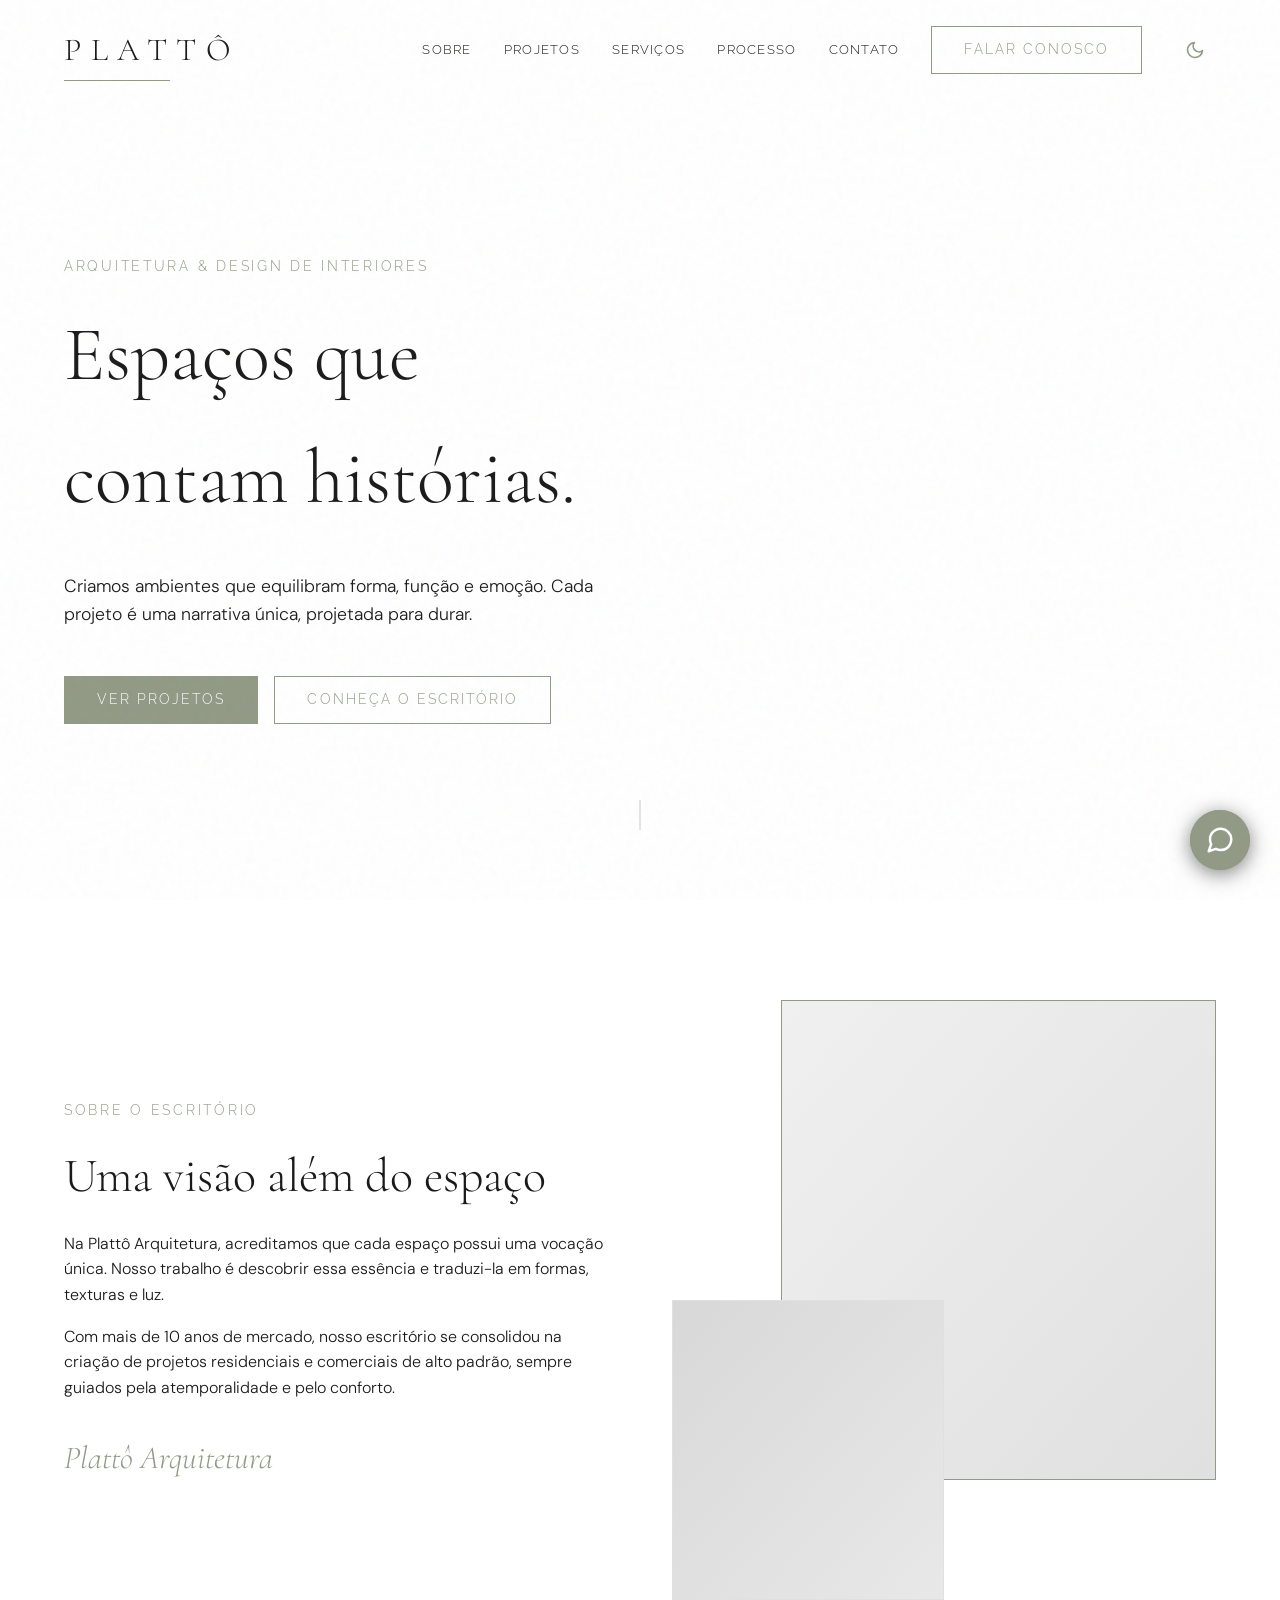
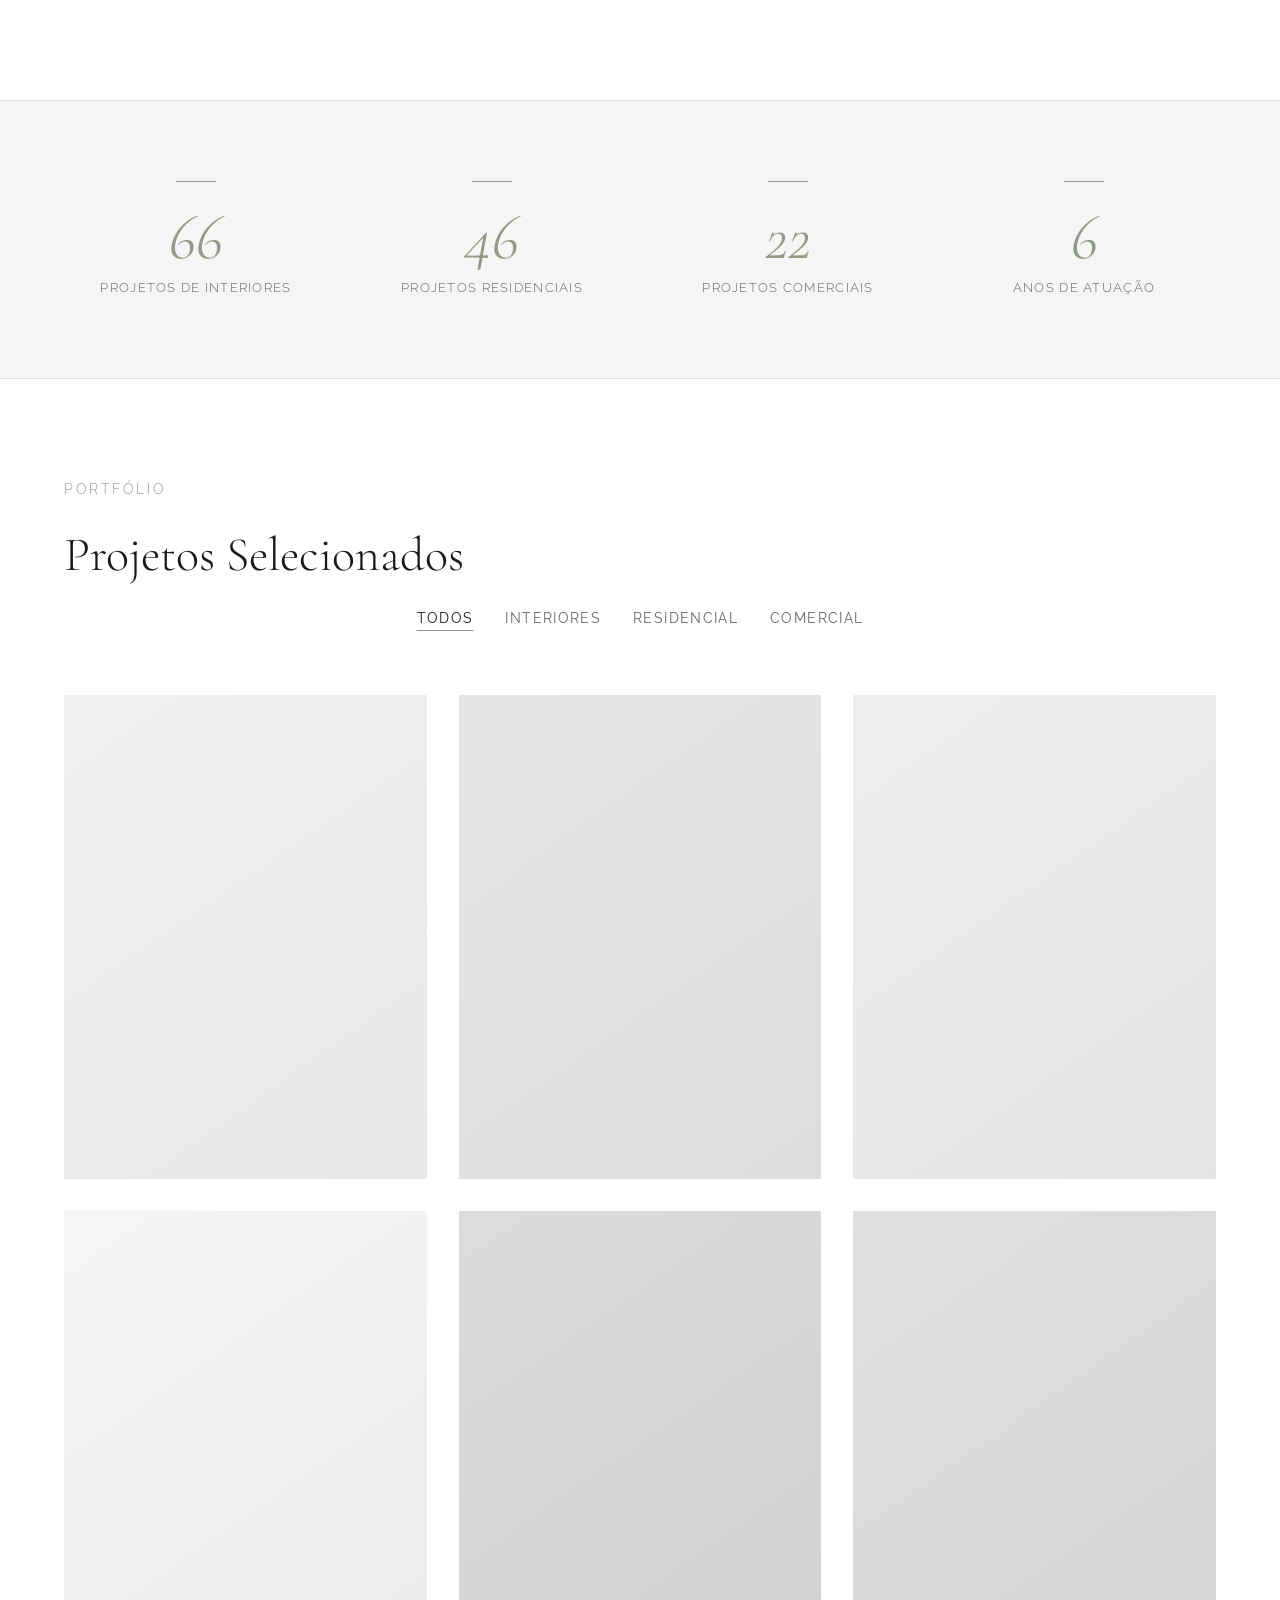
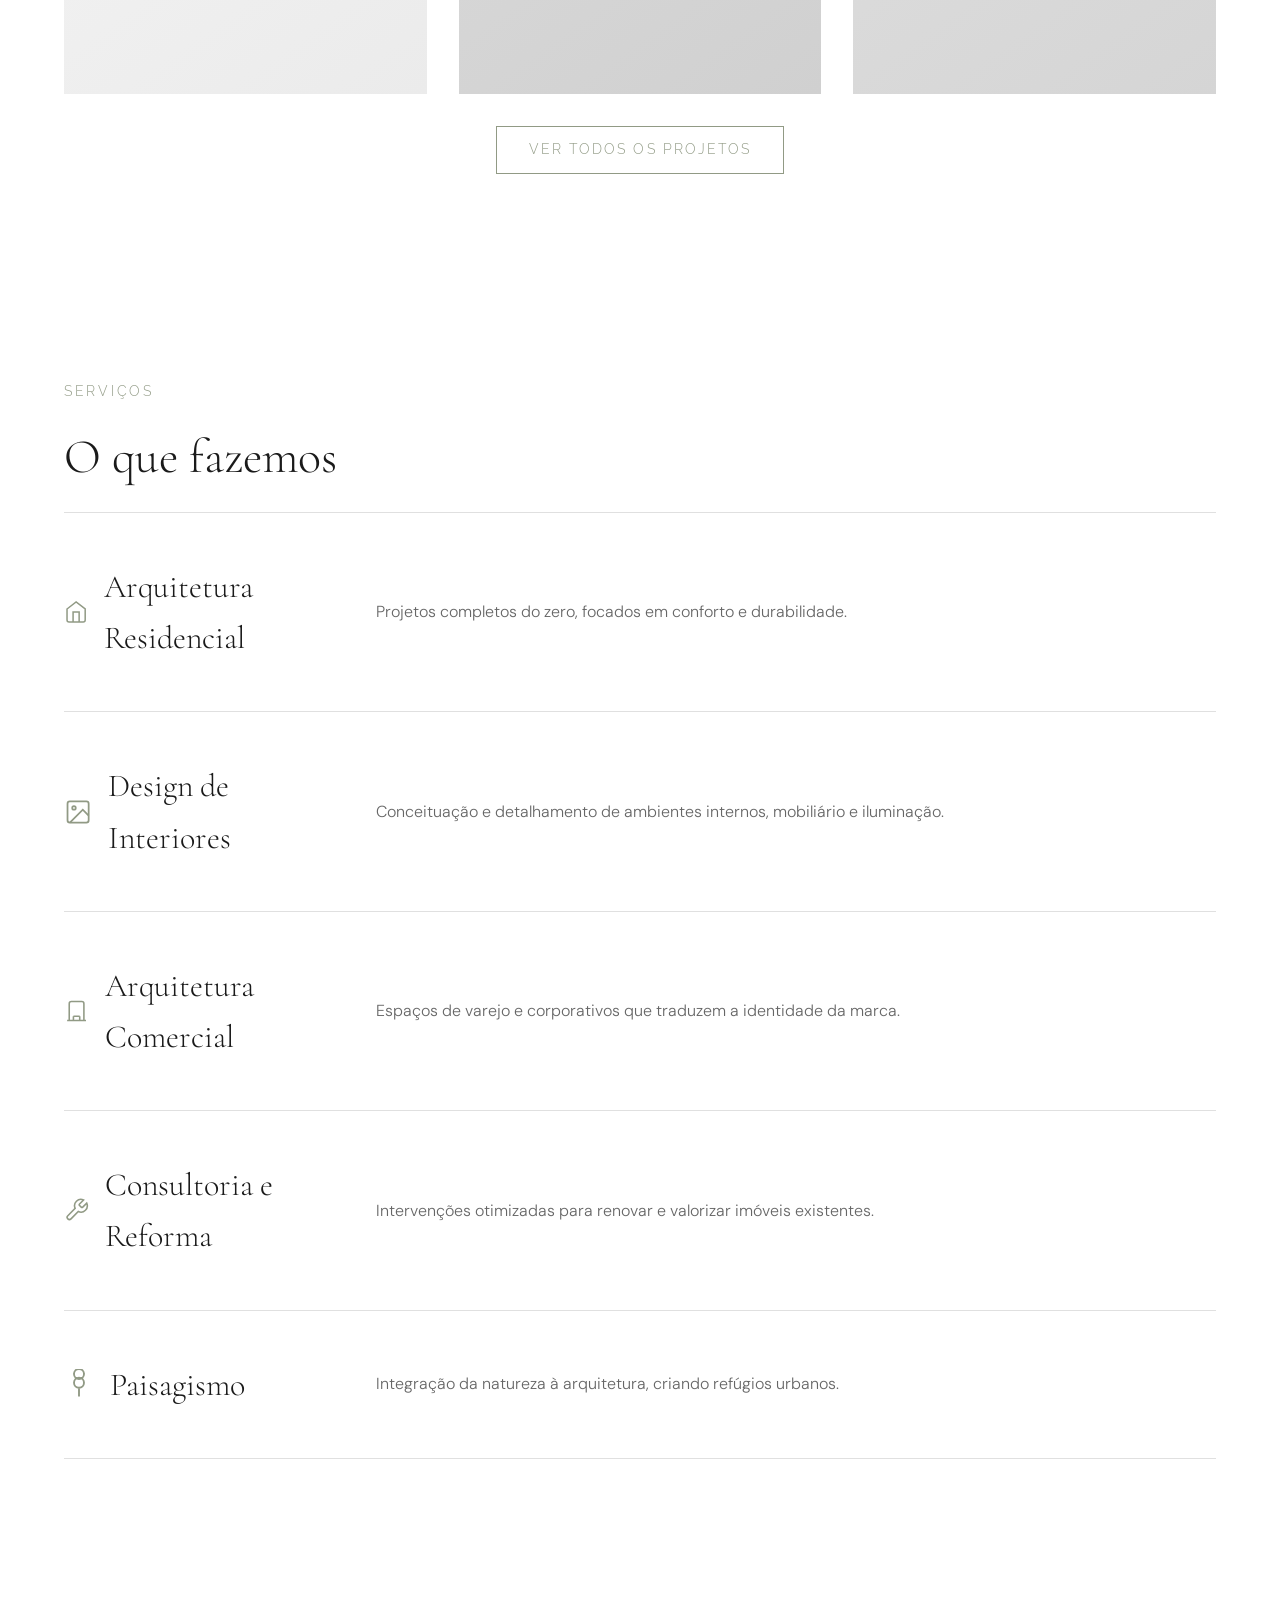
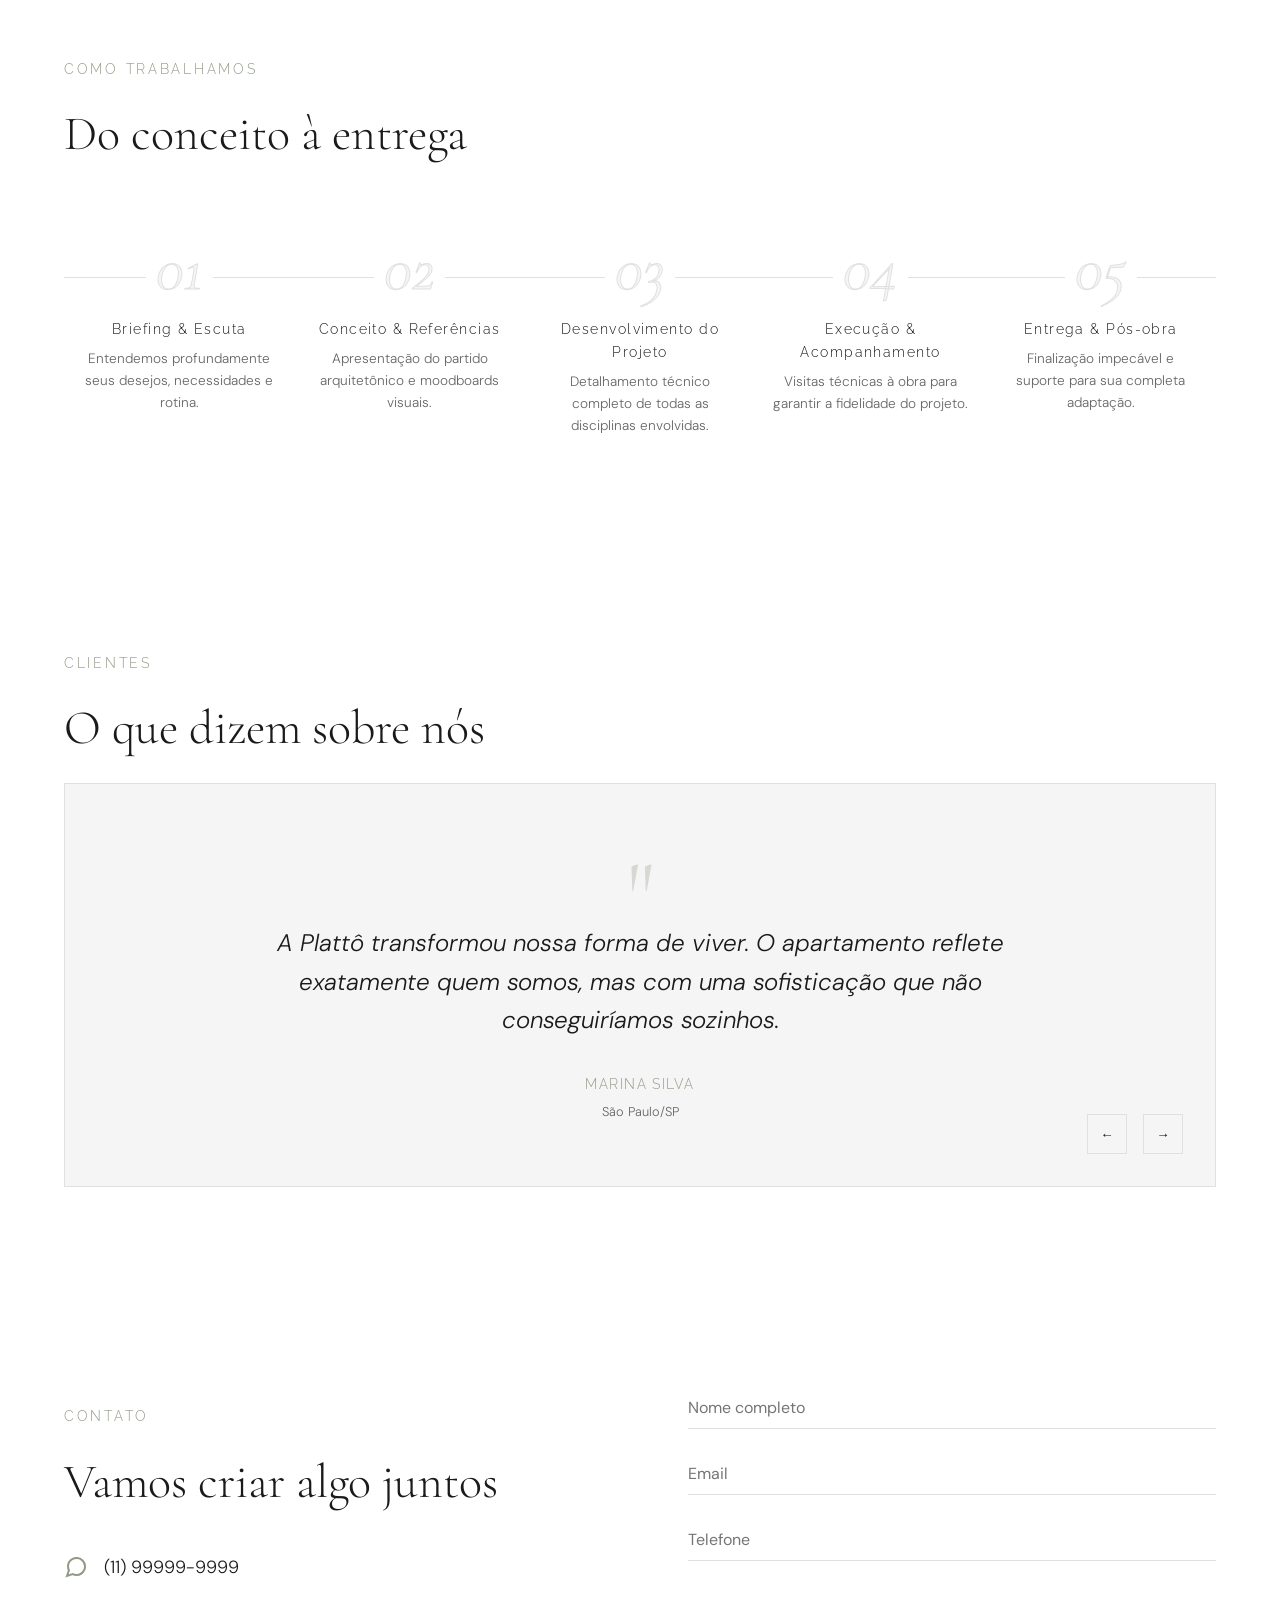
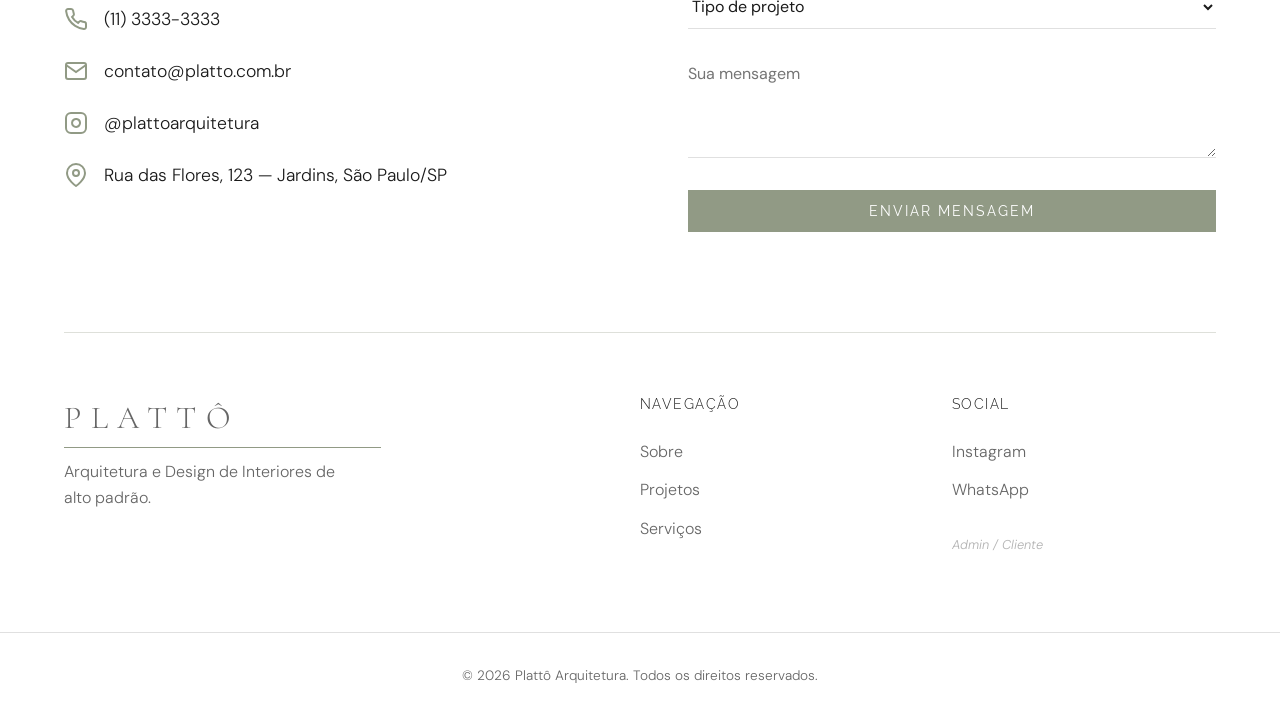
<file: index.html>
<!DOCTYPE html>
<html lang="pt-BR">

<head>
    <meta charset="UTF-8">
    <meta name="viewport" content="width=device-width, initial-scale=1.0">
    <title>Plattô Arquitetura | Espaços que contam histórias</title>
    <meta name="description"
        content="Escritório de Arquitetura e Design de Interiores de alto padrão. Projetos residenciais e comerciais.">
    <meta property="og:title" content="Plattô Arquitetura">
    <meta property="og:description"
        content="Escritório de Arquitetura e Design de Interiores de alto padrão. Projetos residenciais e comerciais.">
    <meta property="og:type" content="website">
    <meta name="twitter:card" content="summary_large_image">

    <script>
        const savedTheme = localStorage.getItem('plattoTheme') || 'light';
        document.documentElement.setAttribute('data-theme', savedTheme);
    </script>

    <link rel="preconnect" href="https://fonts.googleapis.com">
    <link rel="preconnect" href="https://fonts.gstatic.com" crossorigin>
    <link
        href="https://fonts.googleapis.com/css2?family=Cormorant+Garamond:ital,wght@0,300;0,400;1,300;1,400&family=DM+Sans:opsz,wght@9..40,300;9..40,400&family=Raleway:wght@300;400&display=swap"
        rel="stylesheet">

    <link rel="icon" type="image/svg+xml"
        href="data:image/svg+xml,<svg xmlns='http://www.w3.org/2000/svg' viewBox='0 0 100 100'><text y='1em' font-family='serif' font-size='80' font-style='italic' fill='%23C9A96E'>P</text></svg>">

    <style>
        :root {
            --color-bg: #FFFFFF;
            --color-surface: #F5F5F5;
            --color-border: #E0E0E0;
            --color-accent: #919a85;
            --color-accent-light: #b5beab;
            --color-text: #1A1A1A;
            --color-text-muted: #666666;
            --color-white: #FFFFFF;

            --hero-bg: var(--color-bg);
            --hero-overlay: rgba(255, 255, 255, 0.85);
            --navbar-scrolled-bg: rgba(255, 255, 255, 0.9);
            --nav-line-bg: rgba(145, 154, 133, 0.2);
            --img-gradient-1: linear-gradient(to bottom right, #f0f0f0, #e0e0e0);
            --img-gradient-2: linear-gradient(to top left, #e8e8e8, #d8d8d8);
            --projeto-gradient: linear-gradient(145deg, #f0f0f0, #e8e8e8);
            --projeto-overlay-bg: rgba(145, 154, 133, 0.85);
            --modal-overlay-bg: rgba(255, 255, 255, 0.9);
            --meta-bg: rgba(145, 154, 133, 0.1);
            --meta-border: rgba(145, 154, 133, 0.3);
            --admin-hover: rgba(0, 0, 0, 0.05);

            --data-grad-1: linear-gradient(145deg, #f0f0f0, #e8e8e8);
            --data-grad-2: linear-gradient(145deg, #e5e5e5, #dddddd);
            --data-grad-3: linear-gradient(145deg, #eeeeee, #e5e5e5);
            --data-grad-4: linear-gradient(145deg, #f5f5f5, #ebebeb);
            --data-grad-5: linear-gradient(145deg, #dcdcdc, #d0d0d0);
            --data-grad-6: linear-gradient(145deg, #e0e0e0, #d5d5d5);

            --font-heading: 'Cormorant Garamond', serif;
            --font-label: 'Raleway', sans-serif;
            --font-body: 'DM Sans', sans-serif;

            --transition: all 0.4s cubic-bezier(0.25, 0.46, 0.45, 0.94);
            --navbar-height: 100px;
        }

        [data-theme="dark"] {
            --color-bg: #0D0D0D;
            --color-surface: #141414;
            --color-border: #2A2A2A;
            --color-accent: #C9A96E;
            --color-accent-light: #E8D5B0;
            --color-text: #F5F0E8;
            --color-text-muted: #8A8276;
            --color-white: #FFFFFF;

            --hero-bg: linear-gradient(135deg, rgba(20, 20, 20, 0.8) 0%, rgba(10, 10, 10, 0.9) 100%), linear-gradient(45deg, rgba(201, 169, 110, 0.05) 0%, transparent 40%), radial-gradient(circle at 80% 20%, rgba(201, 169, 110, 0.1) 0%, transparent 30%);
            --hero-overlay: rgba(20, 20, 20, 0.8);
            --navbar-scrolled-bg: rgba(13, 13, 13, 0.9);
            --nav-line-bg: rgba(201, 169, 110, 0.2);
            --img-gradient-1: linear-gradient(to bottom right, #1a1a1a, #0d0d0d);
            --img-gradient-2: linear-gradient(to top left, #222, #111);
            --projeto-gradient: linear-gradient(145deg, #1c1c1c, #0a0a0a);
            --projeto-overlay-bg: rgba(20, 20, 20, 0.8);
            --modal-overlay-bg: rgba(0, 0, 0, 0.9);
            --meta-bg: rgba(201, 169, 110, 0.1);
            --meta-border: rgba(201, 169, 110, 0.3);
            --admin-hover: rgba(255, 255, 255, 0.05);

            --data-grad-1: linear-gradient(145deg, #1c1c1c, #0a0a0a);
            --data-grad-2: linear-gradient(145deg, #2a2a2a, #111111);
            --data-grad-3: linear-gradient(145deg, #1f1f1f, #0d0d0d);
            --data-grad-4: linear-gradient(145deg, #222222, #050505);
            --data-grad-5: linear-gradient(145deg, #333333, #1a1a1a);
            --data-grad-6: linear-gradient(145deg, #2c2c2c, #0a0a0a);
        }

        * {
            margin: 0;
            padding: 0;
            box-sizing: border-box;
        }

        html {
            scroll-behavior: smooth;
            font-size: 16px;
        }

        body {
            background-color: var(--color-bg);
            color: var(--color-text);
            font-family: var(--font-body);
            font-weight: 300;
            line-height: 1.6;
            overflow-x: hidden;
            position: relative;
        }



        /* Noise overlay */
        .noise {
            position: fixed;
            top: 0;
            left: 0;
            width: 100vw;
            height: 100vh;
            pointer-events: none;
            z-index: 9998;
            opacity: 0.04;
            background: url('data:image/svg+xml,%3Csvg viewBox="0 0 200 200" xmlns="http://www.w3.org/2000/svg"%3E%3Cfilter id="noiseFilter"%3E%3CfeTurbulence type="fractalNoise" baseFrequency="0.65" numOctaves="3" stitchTiles="stitch"/%3E%3C/filter%3E%3Crect width="100%25" height="100%25" filter="url(%23noiseFilter)"/%3E%3C/svg%3E');
        }

        /* Scroll progress */
        .scroll-progress {
            position: fixed;
            top: 0;
            left: 0;
            width: 0%;
            height: 2px;
            background: var(--color-accent);
            z-index: 1000;
            transition: width 0.1s;
        }

        /* Scrollbar */
        ::-webkit-scrollbar {
            width: 8px;
        }

        ::-webkit-scrollbar-track {
            background: var(--color-bg);
        }

        ::-webkit-scrollbar-thumb {
            background: var(--color-border);
            border-radius: 4px;
        }

        ::-webkit-scrollbar-thumb:hover {
            background: var(--color-accent);
        }

        /* Typography */
        h1,
        h2,
        h3,
        h4,
        h5,
        h6 {
            font-family: var(--font-heading);
            font-weight: 300;
            margin-bottom: 1rem;
        }

        .label {
            font-family: var(--font-label);
            font-size: 0.85rem;
            letter-spacing: 0.2em;
            text-transform: uppercase;
            color: var(--color-accent);
            margin-bottom: 1rem;
        }

        .section-title {
            font-size: 3rem;
            color: var(--color-text);
        }

        a {
            color: inherit;
            text-decoration: none;
        }

        p {
            margin-bottom: 1rem;
        }

        /* Buttons */
        .btn {
            display: inline-block;
            padding: 12px 32px;
            font-family: var(--font-label);
            font-size: 0.85rem;
            letter-spacing: 0.15em;
            text-transform: uppercase;
            transition: var(--transition);
            border-radius: 0;
            position: relative;
            overflow: hidden;
        }

        .btn-outline {
            border: 1px solid var(--color-accent);
            color: var(--color-accent);
            background: transparent;
        }

        .btn-outline:hover {
            background: var(--color-accent);
            color: var(--color-bg);
        }

        .btn-filled {
            background: var(--color-accent);
            color: var(--color-bg);
            border: 1px solid var(--color-accent);
        }

        .btn-filled:hover {
            background: transparent;
            color: var(--color-accent);
        }

        .w-100 {
            width: 100%;
            text-align: center;
        }

        .mt-2 {
            margin-top: 1rem;
        }

        .mt-4 {
            margin-top: 2rem;
        }

        .text-center {
            text-align: center;
        }

        /* Layout & Utils */
        .container {
            max-width: 1280px;
            margin: 0 auto;
            padding: 0 5%;
        }

        .section {
            padding: 100px 0;
        }

        .section-grid {
            display: grid;
            grid-template-columns: 1fr 1fr;
            gap: 4rem;
            align-items: center;
        }

        @media (max-width: 768px) {
            .section-grid {
                grid-template-columns: 1fr;
            }
        }

        .gap-large {
            gap: 6rem;
        }

        /* Reveal Animations */
        .reveal {
            opacity: 0;
            transform: translateY(40px);
            transition: var(--transition);
        }

        .reveal.active {
            opacity: 1;
            transform: translateY(0);
        }

        .delay-1 {
            transition-delay: 0.1s;
        }

        .delay-2 {
            transition-delay: 0.2s;
        }

        /* Navbar */
        #navbar {
            position: fixed;
            top: 0;
            width: 100%;
            height: var(--navbar-height);
            z-index: 100;
            transition: var(--transition);
            display: flex;
            flex-direction: column;
            justify-content: center;
        }

        #navbar.scrolled {
            background: var(--navbar-scrolled-bg);
            backdrop-filter: blur(10px);
            height: 80px;
        }

        #navbar.scrolled .nav-line {
            transform: scaleX(1);
        }

        .nav-container {
            display: flex;
            justify-content: space-between;
            align-items: center;
            padding: 0 5%;
            width: 100%;
            max-width: 1400px;
            margin: 0 auto;
        }

        .logo {
            font-family: var(--font-heading);
            font-size: 2rem;
            letter-spacing: 0.3em;
            color: var(--color-text);
            text-transform: uppercase;
            position: relative;
        }

        .logo::after {
            content: '';
            position: absolute;
            bottom: -5px;
            left: 0;
            width: 60%;
            height: 1px;
            background: var(--color-accent);
        }

        .nav-links {
            display: flex;
            gap: 2rem;
            align-items: center;
        }

        .nav-links a:not(.btn) {
            font-family: var(--font-label);
            font-size: 0.8rem;
            letter-spacing: 0.1em;
            text-transform: uppercase;
            position: relative;
        }

        .nav-links a:not(.btn)::after {
            content: '';
            position: absolute;
            bottom: -4px;
            left: 0;
            width: 0;
            height: 1px;
            background: var(--color-accent);
            transition: var(--transition);
        }

        .nav-links a:not(.btn):hover::after {
            width: 100%;
        }

        .menu-toggle {
            display: none;
            background: transparent;
            border: none;
            flex-direction: column;
            gap: 6px;
        }

        .menu-toggle span {
            display: block;
            width: 30px;
            height: 1px;
            background: var(--color-text);
            transition: var(--transition);
        }

        .nav-line {
            width: 100%;
            height: 1px;
            background: var(--nav-line-bg);
            transform: scaleX(0);
            transition: transform 0.6s ease;
            transform-origin: left;
            position: absolute;
            bottom: 0;
        }

        @media (max-width: 1024px) {
            .nav-links {
                position: fixed;
                top: 0;
                right: -100%;
                width: 100vw;
                height: 100vh;
                background: var(--color-bg);
                flex-direction: column;
                justify-content: center;
                transition: var(--transition);
            }

            .nav-links.open {
                right: 0;
            }

            .menu-toggle {
                display: flex;
                z-index: 101;
            }

            .menu-toggle.open span:nth-child(1) {
                transform: translateY(7px) rotate(45deg);
            }

            .menu-toggle.open span:nth-child(2) {
                transform: translateY(-7px) rotate(-45deg);
            }
        }

        /* Hero */
        .hero-section {
            height: 100vh;
            display: flex;
            align-items: center;
            position: relative;
            overflow: hidden;
            padding: 0 5%;
        }

        .hero-bg {
            position: absolute;
            top: 0;
            left: 0;
            width: 100%;
            height: 100%;
            z-index: -1;
            background: var(--hero-bg);
            background-size: cover;
        }

        .hero-content {
            max-width: 800px;
            z-index: 1;
            margin-top: 5rem;
        }

        .hero-title {
            font-size: clamp(3rem, 6vw, 5.5rem);
            margin-bottom: 2rem;
            color: var(--color-text);
        }

        .hero-subtext {
            font-size: 1.1rem;
            max-width: 550px;
            margin-bottom: 3rem;
        }

        .hero-buttons {
            display: flex;
            gap: 1rem;
        }

        .scroll-indicator {
            position: absolute;
            bottom: 40px;
            left: 50%;
            transform: translateX(-50%);
            width: 1px;
            height: 60px;
            background: rgba(255, 255, 255, 0.2);
            overflow: hidden;
        }

        .scroll-indicator::after {
            content: '';
            position: absolute;
            top: 0;
            left: 0;
            width: 100%;
            height: 50%;
            background: var(--color-accent);
            animation: scrollDown 2s infinite cubic-bezier(0.15, 0.41, 0.69, 0.94);
        }

        @keyframes scrollDown {
            0% {
                transform: translateY(-100%);
            }

            100% {
                transform: translateY(200%);
            }
        }

        /* Sobre */
        .sobre-image {
            position: relative;
            height: 600px;
        }

        .image-box {
            background: var(--color-surface);
            position: absolute;
            border: 1px solid var(--color-border);
        }

        .main-img {
            width: 80%;
            height: 80%;
            top: 0;
            right: 0;
            background: var(--img-gradient-1);
            border: 1px solid var(--color-accent);
        }

        .sub-img {
            width: 50%;
            height: 50%;
            bottom: 0;
            left: 0;
            background: var(--img-gradient-2);
        }

        .signature {
            font-family: 'Cormorant Garamond', serif;
            font-style: italic;
            font-size: 2rem;
            color: var(--color-accent);
            margin-top: 2rem;
        }

        /* Contadores */
        .contadores-section {
            background: var(--color-surface);
            padding: 80px 0;
            border-top: 1px solid var(--color-border);
            border-bottom: 1px solid var(--color-border);
        }

        .contadores-grid {
            display: grid;
            grid-template-columns: repeat(4, 1fr);
            gap: 2rem;
            text-align: center;
        }

        .counter-item {
            display: flex;
            flex-direction: column;
            align-items: center;
        }

        .counter-line {
            width: 40px;
            height: 1px;
            background: var(--color-accent);
            margin-bottom: 1.5rem;
        }

        .counter-number {
            font-family: var(--font-heading);
            font-size: 4rem;
            font-style: italic;
            color: var(--color-accent);
            line-height: 1;
            margin-bottom: 0.5rem;
        }

        .counter-label {
            font-family: var(--font-label);
            font-size: 0.8rem;
            letter-spacing: 0.1em;
            color: var(--color-text-muted);
            text-transform: uppercase;
        }

        @media (max-width: 768px) {
            .contadores-grid {
                grid-template-columns: repeat(2, 1fr);
                gap: 4rem 2rem;
            }
        }

        /* Projetos */
        .projetos-filters {
            display: flex;
            justify-content: center;
            gap: 2rem;
            margin-bottom: 4rem;
            flex-wrap: wrap;
        }

        .filter-btn {
            background: transparent;
            border: none;
            color: var(--color-text-muted);
            font-family: var(--font-label);
            font-size: 0.85rem;
            letter-spacing: 0.1em;
            text-transform: uppercase;
            padding-bottom: 5px;
            position: relative;
        }

        .filter-btn::after {
            content: '';
            position: absolute;
            bottom: 0;
            left: 50%;
            transform: translateX(-50%);
            width: 0;
            height: 1px;
            background: var(--color-accent);
            transition: width 0.3s;
        }

        .filter-btn.active,
        .filter-btn:hover {
            color: var(--color-text);
        }

        .filter-btn.active::after,
        .filter-btn:hover::after {
            width: 100%;
        }

        .projetos-grid {
            display: grid;
            grid-template-columns: repeat(3, 1fr);
            gap: 2rem;
            align-items: start;
        }

        @media (max-width: 1024px) {
            .projetos-grid {
                grid-template-columns: repeat(2, 1fr);
            }
        }

        @media (max-width: 768px) {
            .projetos-grid {
                grid-template-columns: 1fr;
            }
        }

        .projeto-card {
            position: relative;
            overflow: hidden;
            cursor: pointer;
            transition: var(--transition);
            background: var(--color-surface);
            aspect-ratio: 3/4;
        }

        .projeto-img {
            width: 100%;
            height: 100%;
            background: var(--projeto-gradient);
            transition: transform 0.6s cubic-bezier(0.25, 0.46, 0.45, 0.94);
        }

        .projeto-overlay {
            position: absolute;
            top: 0;
            left: 0;
            width: 100%;
            height: 100%;
            background: var(--projeto-overlay-bg);
            opacity: 0;
            transition: var(--transition);
            display: flex;
            flex-direction: column;
            justify-content: center;
            align-items: center;
            text-align: center;
            padding: 2rem;
            border: 1px solid var(--color-accent);
            box-sizing: border-box;
            transform: scale(0.95);
        }

        .projeto-card:hover .projeto-img {
            transform: scale(1.05);
        }

        .projeto-card:hover .projeto-overlay {
            opacity: 1;
            transform: scale(1);
        }

        .projeto-icon {
            width: 40px;
            height: 40px;
            border: 1px solid var(--color-accent);
            border-radius: 50%;
            display: flex;
            align-items: center;
            justify-content: center;
            margin-bottom: 1rem;
            color: var(--color-accent);
            font-size: 1.5rem;
            transition: background 0.3s;
        }

        .projeto-title {
            font-family: var(--font-heading);
            font-size: 2rem;
            color: var(--color-white);
            margin-bottom: 0.5rem;
        }

        .projeto-cat {
            font-family: var(--font-label);
            font-size: 0.75rem;
            letter-spacing: 0.1em;
            color: var(--color-accent);
            text-transform: uppercase;
        }

        /* Serviços */
        .servicos-list {
            border-top: 1px solid var(--color-border);
        }

        .servico-item {
            padding: 3rem 0;
            border-bottom: 1px solid var(--color-border);
            display: grid;
            grid-template-columns: 1fr 3fr;
            gap: 2rem;
            align-items: center;
            position: relative;
            transition: var(--transition);
        }

        .servico-item::before {
            content: '';
            position: absolute;
            bottom: -1px;
            left: 0;
            width: 0;
            height: 1px;
            background: var(--color-accent);
            transition: width 0.6s cubic-bezier(0.25, 0.46, 0.45, 0.94);
        }

        .servico-item:hover::before {
            width: 100%;
        }

        .servico-item:hover {
            background: rgba(255, 255, 255, 0.02);
            padding-left: 2rem;
            padding-right: 2rem;
        }

        .servico-title {
            font-family: var(--font-heading);
            font-size: 2rem;
            color: var(--color-text);
            margin: 0;
            display: flex;
            align-items: center;
            gap: 1rem;
        }

        .servico-title svg {
            width: 30px;
            height: 30px;
            stroke: var(--color-accent);
        }

        .servico-desc {
            font-size: 1rem;
            color: var(--color-text-muted);
            margin: 0;
        }

        @media (max-width: 768px) {
            .servico-item {
                grid-template-columns: 1fr;
                gap: 1rem;
                padding: 2rem 0;
            }

            .servico-item:hover {
                padding-left: 0;
                padding-right: 0;
                background: transparent;
            }
        }

        /* Processo */
        .timeline {
            display: flex;
            justify-content: space-between;
            position: relative;
            margin-top: 4rem;
        }

        .timeline::before {
            content: '';
            position: absolute;
            top: 40px;
            left: 0;
            width: 100%;
            height: 1px;
            background: var(--color-border);
            z-index: 1;
        }

        .timeline-item {
            flex: 1;
            text-align: center;
            position: relative;
            z-index: 2;
            padding: 0 1rem;
        }

        .timeline-num {
            font-family: var(--font-heading);
            font-size: 4rem;
            font-style: italic;
            color: var(--color-surface);
            -webkit-text-stroke: 1px var(--color-border);
            line-height: 1;
            background: var(--color-bg);
            display: inline-block;
            padding: 0 10px;
            margin-bottom: 1rem;
            transition: var(--transition);
        }

        .timeline-item:hover .timeline-num {
            color: var(--color-accent);
            -webkit-text-stroke: 1px transparent;
        }

        .timeline-title {
            font-family: var(--font-label);
            font-size: 0.9rem;
            letter-spacing: 0.1em;
            color: var(--color-text);
            margin-bottom: 0.5rem;
        }

        .timeline-desc {
            font-size: 0.85rem;
            color: var(--color-text-muted);
        }

        @media (max-width: 768px) {
            .timeline {
                flex-direction: column;
                gap: 3rem;
            }

            .timeline::before {
                top: 0;
                left: 40px;
                width: 1px;
                height: 100%;
            }

            .timeline-item {
                display: flex;
                text-align: left;
                gap: 2rem;
            }

            .timeline-num {
                margin: 0;
                padding: 10px 0;
                background: var(--color-bg);
            }
        }

        /* Depoimentos */
        .slider-wrapper {
            position: relative;
            background: var(--color-surface);
            padding: 4rem;
            border: 1px solid var(--color-border);
            display: flex;
            align-items: center;
            justify-content: center;
            min-height: 400px;
            text-align: center;
            overflow: hidden;
        }

        .slider {
            position: relative;
            width: 100%;
            max-width: 800px;
            margin: 0 auto;
            height: 100%;
        }

        .slide {
            position: absolute;
            top: 50%;
            left: 50%;
            transform: translate(-50%, -50%);
            opacity: 0;
            transition: opacity 0.5s ease;
            width: 100%;
            pointer-events: none;
        }

        .slide.active {
            opacity: 1;
            pointer-events: auto;
            z-index: 2;
            position: relative;
            transform: none;
            top: auto;
            left: auto;
        }

        .quote-icon {
            font-family: var(--font-heading);
            font-size: 6rem;
            line-height: 1;
            color: var(--color-accent);
            opacity: 0.3;
            margin-bottom: 1rem;
            height: 60px;
        }

        .quote-text {
            font-size: 1.5rem;
            color: var(--color-text);
            font-weight: 300;
            margin-bottom: 2rem;
            font-style: italic;
        }

        .quote-author {
            font-family: var(--font-label);
            font-size: 0.9rem;
            letter-spacing: 0.1em;
            color: var(--color-accent);
            text-transform: uppercase;
        }

        .quote-city {
            display: block;
            font-size: 0.8rem;
            color: var(--color-text-muted);
            margin-top: 5px;
        }

        .slider-nav {
            position: absolute;
            bottom: 2rem;
            right: 2rem;
            display: flex;
            gap: 1rem;
            z-index: 5;
        }

        .slider-arrow {
            background: transparent;
            border: 1px solid var(--color-border);
            color: var(--color-text);
            width: 40px;
            height: 40px;
            display: flex;
            align-items: center;
            justify-content: center;
            transition: var(--transition);
        }

        .slider-arrow:hover {
            border-color: var(--color-accent);
            color: var(--color-accent);
        }

        /* Contato */
        .contato-list {
            list-style: none;
            margin-top: 2rem;
        }

        .contato-list li {
            display: flex;
            align-items: center;
            gap: 1rem;
            margin-bottom: 1.5rem;
            font-size: 1.1rem;
        }

        .contato-list svg {
            width: 24px;
            height: 24px;
            stroke: var(--color-accent);
            flex-shrink: 0;
        }

        .form-group {
            margin-bottom: 1.5rem;
        }

        input,
        select,
        textarea {
            width: 100%;
            background: transparent;
            border: none;
            border-bottom: 1px solid var(--color-border);
            color: var(--color-text);
            font-family: var(--font-body);
            font-size: 1rem;
            padding: 10px 0;
            transition: border-color 0.3s;
            outline: none;
            border-radius: 0;
        }

        input:focus,
        select:focus,
        textarea:focus {
            border-color: var(--color-accent);
        }

        select {
            background-color: var(--color-bg);
        }

        option {
            background-color: var(--color-bg);
            color: var(--color-text);
        }

        textarea {
            resize: vertical;
            min-height: 100px;
        }

        /* FAB */
        .fab-whatsapp {
            position: fixed;
            bottom: 30px;
            right: 30px;
            width: 60px;
            height: 60px;
            background: var(--color-accent);
            border-radius: 50%;
            display: flex;
            align-items: center;
            justify-content: center;
            color: var(--color-bg);
            z-index: 99;
            box-shadow: 0 4px 20px rgba(0, 0, 0, 0.5);
            font-size: 1.5rem;
        }

        .fab-whatsapp svg {
            width: 30px;
            height: 30px;
        }

        .fab-whatsapp::before {
            content: '';
            position: absolute;
            top: 0;
            left: 0;
            width: 100%;
            height: 100%;
            border-radius: 50%;
            background: var(--color-accent);
            z-index: -1;
            animation: pulse 2s infinite;
        }

        @keyframes pulse {
            0% {
                transform: scale(1);
                opacity: 0.8;
            }

            100% {
                transform: scale(1.5);
                opacity: 0;
            }
        }

        /* Footer */
        .site-footer {
            background: var(--color-bg);
            padding: 60px 0 20px;
            position: relative;
        }

        .footer-line {
            position: absolute;
            top: 0;
            left: 5%;
            width: 90%;
            height: 1px;
            background: var(--color-accent);
            opacity: 0.3;
        }

        .footer-grid {
            display: grid;
            grid-template-columns: 2fr 1fr 1fr;
            gap: 3rem;
            margin-bottom: 4rem;
        }

        .footer-col h4 {
            font-family: var(--font-label);
            font-size: 0.9rem;
            letter-spacing: 0.1em;
            color: var(--color-text);
            text-transform: uppercase;
            margin-bottom: 1.5rem;
        }

        .footer-col a {
            display: block;
            color: var(--color-text-muted);
            margin-bottom: 0.8rem;
            transition: color 0.3s;
        }

        .footer-col a:hover {
            color: var(--color-accent);
        }

        .footer-slogan {
            margin-top: 1rem;
            color: var(--color-text-muted);
            max-width: 300px;
        }

        .admin-link {
            margin-top: 2rem;
            font-size: 0.8rem;
            font-style: italic;
            opacity: 0.5;
        }

        .footer-bottom {
            text-align: center;
            padding-top: 2rem;
            border-top: 1px solid var(--color-border);
            font-size: 0.85rem;
            color: var(--color-text-muted);
        }

        @media (max-width: 768px) {
            .footer-grid {
                grid-template-columns: 1fr;
            }
        }

        /* Modal */
        .modal {
            position: fixed;
            top: 0;
            left: 0;
            width: 100%;
            height: 100%;
            z-index: 1000;
            display: none;
            align-items: center;
            justify-content: center;
        }

        .modal.active {
            display: flex;
        }

        .modal-overlay {
            position: absolute;
            top: 0;
            left: 0;
            width: 100%;
            height: 100%;
            background: var(--modal-overlay-bg);
            backdrop-filter: blur(5px);
        }

        .modal-content {
            position: relative;
            z-index: 1;
            background: var(--color-surface);
            width: 90%;
            max-width: 1000px;
            max-height: 90vh;
            overflow-y: auto;
            border: 1px solid var(--color-border);
            padding: 3rem;
        }

        .modal-close {
            position: absolute;
            top: 1rem;
            right: 1rem;
            background: transparent;
            border: none;
            color: var(--color-text);
            font-size: 2rem;
            z-index: 2;
        }

        .modal-close:hover {
            color: var(--color-accent);
        }

        .modal-body {
            display: grid;
            grid-template-columns: 1fr 1fr;
            gap: 3rem;
        }

        @media (max-width: 768px) {
            .modal-body {
                grid-template-columns: 1fr;
            }

            .modal-content {
                padding: 2rem 1rem;
            }
        }

        .modal-img-placeholder {
            background: var(--projeto-gradient);
            aspect-ratio: 4/3;
            width: 100%;
            border: 1px solid var(--color-border);
        }

        .modal-info h3 {
            font-size: 2.5rem;
            color: var(--color-text);
        }

        .modal-meta {
            display: flex;
            gap: 1rem;
            margin-bottom: 1.5rem;
            font-family: var(--font-label);
            font-size: 0.8rem;
            letter-spacing: 0.1em;
            color: var(--color-accent);
            text-transform: uppercase;
            flex-wrap: wrap;
        }

        .modal-meta span {
            background: var(--meta-bg);
            padding: 5px 10px;
            border: 1px solid var(--meta-border);
        }

        /* Admin Base */
        #admin-view {
            position: fixed;
            top: 0;
            left: 0;
            width: 100vw;
            height: 100vh;
            background: var(--color-bg);
            z-index: 99999;
            overflow-y: auto;
            font-family: 'DM Sans', sans-serif;
        }

        .admin-login-wrapper {
            display: flex;
            align-items: center;
            justify-content: center;
            height: 100vh;
        }

        .admin-login-box {
            background: var(--color-surface);
            padding: 3rem;
            border: 1px solid var(--color-border);
            width: 100%;
            max-width: 400px;
            text-align: center;
        }

        .error-msg {
            color: #ff5555;
            margin-top: 1rem;
            font-size: 0.9rem;
        }

        .back-link {
            display: inline-block;
            margin-top: 2rem;
            color: var(--color-text-muted);
            font-size: 0.9rem;
        }

        .back-link:hover {
            color: var(--color-accent);
        }

        .admin-dashboard {
            display: flex;
            min-height: 100vh;
        }

        .admin-sidebar {
            width: 250px;
            background: var(--color-surface);
            border-right: 1px solid var(--color-border);
            display: flex;
            flex-direction: column;
            position: fixed;
            top: 0;
            bottom: 0;
            left: 0;
        }

        .admin-brand {
            padding: 1.5rem;
            border-bottom: 1px solid var(--color-border);
            text-align: center;
        }

        .admin-brand h3 {
            color: var(--color-accent);
            margin: 0;
        }

        .admin-nav {
            flex: 1;
            overflow-y: auto;
            padding: 1rem 0;
        }

        .admin-tab {
            display: block;
            padding: 1rem 1.5rem;
            color: var(--color-text-muted);
            border-left: 3px solid transparent;
        }

        .admin-tab:hover,
        .admin-tab.active {
            color: var(--color-text);
            background: var(--admin-hover);
            border-left-color: var(--color-accent);
        }

        .admin-sidebar-footer {
            padding: 1.5rem;
            border-top: 1px solid var(--color-border);
        }

        .admin-main {
            flex: 1;
            margin-left: 250px;
            padding: 3rem;
        }

        .admin-header {
            display: flex;
            justify-content: space-between;
            align-items: center;
            margin-bottom: 3rem;
            padding-bottom: 1rem;
            border-bottom: 1px solid var(--color-border);
        }

        .save-status {
            font-family: var(--font-label);
            font-size: 0.8rem;
            color: var(--color-text-muted);
            text-transform: uppercase;
        }

        .save-status.unsaved {
            color: var(--color-accent);
        }

        .admin-section {
            display: none;
        }

        .admin-section.active {
            display: block;
        }

        .admin-card {
            background: var(--color-surface);
            border: 1px solid var(--color-border);
            padding: 2rem;
            margin-bottom: 2rem;
        }

        .admin-card h4 {
            margin-top: 0;
            margin-bottom: 1.5rem;
            color: var(--color-accent);
            border-bottom: 1px solid var(--color-border);
            padding-bottom: 0.5rem;
        }

        .item-list {
            display: flex;
            flex-direction: column;
            gap: 1rem;
        }

        .list-item {
            background: var(--color-bg);
            border: 1px solid var(--color-border);
            padding: 1rem;
            display: flex;
            justify-content: space-between;
            align-items: center;
        }

        .list-item-content {
            flex: 1;
        }

        .list-item-title {
            font-weight: bold;
            margin-bottom: 0.2rem;
        }

        .list-item-desc {
            font-size: 0.85rem;
            color: var(--color-text-muted);
        }

        .list-item-actions {
            display: flex;
            gap: 0.5rem;
        }

        /* Toast */
        .toast {
            position: fixed;
            bottom: 30px;
            left: 50%;
            transform: translateX(-50%) translateY(100px);
            background: var(--color-accent);
            color: var(--color-bg);
            padding: 1rem 2rem;
            font-family: var(--font-label);
            font-weight: bold;
            text-transform: uppercase;
            transition: transform 0.3s;
            z-index: 100000;
            opacity: 0;
        }

        .toast.show {
            transform: translateX(-50%) translateY(0);
            opacity: 1;
        }
    </style>
</head>

<body>
    <div class="noise"></div>
    <div class="scroll-progress"></div>
    <a href="#" class="fab-whatsapp" aria-label="WhatsApp" id="fab-whatsapp">
        <svg viewBox="0 0 24 24" fill="none" stroke="currentColor" stroke-width="2" stroke-linecap="round"
            stroke-linejoin="round">
            <path
                d="M21 11.5a8.38 8.38 0 0 1-.9 3.8 8.5 8.5 0 0 1-7.6 4.7 8.38 8.38 0 0 1-3.8-.9L3 21l1.9-5.7a8.38 8.38 0 0 1-.9-3.8 8.5 8.5 0 0 1 4.7-7.6 8.38 8.38 0 0 1 3.8-.9h.5a8.48 8.48 0 0 1 8 8v.5z">
            </path>
        </svg>
    </a>

    <!-- PUBLIC SITE -->
    <div id="public-site">
        <nav id="navbar">
            <div class="nav-container">
                <a href="#" class="logo" id="nav-logo">PLATTÔ</a>
                <div class="nav-links">
                    <a href="#sobre">Sobre</a>
                    <a href="#projetos">Projetos</a>
                    <a href="#servicos">Serviços</a>
                    <a href="#processo">Processo</a>
                    <a href="#contato">Contato</a>
                    <a href="#contato" class="btn btn-outline">Falar Conosco</a>
                    <button id="theme-toggle" class="btn btn-outline" aria-label="Alternar Tema" style="padding: 10px; border-radius: 50%; display: flex; align-items: center; justify-content: center; width: 42px; height: 42px; border-color: transparent;">
                        <svg id="theme-icon" viewBox="0 0 24 24" width="20" height="20" stroke="currentColor" stroke-width="2" fill="none" stroke-linecap="round" stroke-linejoin="round">
                        </svg>
                    </button>
                </div>
                <button class="menu-toggle" aria-label="Abrir Menu">
                    <span></span><span></span>
                </button>
            </div>
            <div class="nav-line"></div>
        </nav>

        <header id="hero" class="hero-section">
            <div class="hero-bg"></div>
            <div class="hero-content reveal">
                <p class="label" id="hero-label">ARQUITETURA & DESIGN DE INTERIORES</p>
                <h1 class="hero-title" id="hero-title">Espaços que<br>contam histórias.</h1>
                <p class="hero-subtext" id="hero-subtext">Criamos ambientes que equilibram forma, função e emoção. Cada
                    projeto é uma narrativa única, projetada para durar.</p>
                <div class="hero-buttons">
                    <a href="#projetos" class="btn btn-filled" id="hero-btn1">Ver Projetos</a>
                    <a href="#sobre" class="btn btn-outline" id="hero-btn2">Conheça o Escritório</a>
                </div>
            </div>
            <div class="scroll-indicator"></div>
        </header>

        <section id="sobre" class="section sobre-section">
            <div class="container section-grid">
                <div class="sobre-text reveal">
                    <p class="label">SOBRE O ESCRITÓRIO</p>
                    <h2 class="section-title" id="sobre-title">Uma visão além do espaço</h2>
                    <div id="sobre-paragraphs"></div>
                    <p class="signature" id="sobre-signature">Plattô Arquitetura</p>
                </div>
                <div class="sobre-image reveal delay-1">
                    <div class="image-box main-img"></div>
                    <div class="image-box sub-img"></div>
                </div>
            </div>
        </section>

        <section id="contadores" class="section contadores-section">
            <div class="container contadores-grid" id="contadores-container">
            </div>
        </section>

        <section id="projetos" class="section projetos-section">
            <div class="container">
                <div class="section-header reveal">
                    <p class="label">PORTFÓLIO</p>
                    <h2 class="section-title">Projetos Selecionados</h2>
                </div>
                <div class="projetos-filters reveal delay-1">
                    <button class="filter-btn active" data-filter="all">Todos</button>
                    <button class="filter-btn" data-filter="Interiores">Interiores</button>
                    <button class="filter-btn" data-filter="Residencial">Residencial</button>
                    <button class="filter-btn" data-filter="Comercial">Comercial</button>
                </div>
                <div class="projetos-grid" id="projetos-grid">
                </div>
                <div class="text-center mt-4">
                    <a href="#projetos" class="btn btn-outline reveal delay-2">Ver Todos os Projetos</a>
                </div>
            </div>
        </section>

        <section id="servicos" class="section servicos-section">
            <div class="container">
                <div class="section-header reveal">
                    <p class="label">SERVIÇOS</p>
                    <h2 class="section-title">O que fazemos</h2>
                </div>
                <div class="servicos-list" id="servicos-list">
                </div>
            </div>
        </section>

        <section id="processo" class="section processo-section">
            <div class="container">
                <div class="section-header reveal">
                    <p class="label">COMO TRABALHAMOS</p>
                    <h2 class="section-title">Do conceito à entrega</h2>
                </div>
                <div class="timeline" id="processo-timeline">
                </div>
            </div>
        </section>

        <section id="depoimentos" class="section depoimentos-section">
            <div class="container">
                <div class="section-header reveal">
                    <p class="label">CLIENTES</p>
                    <h2 class="section-title">O que dizem sobre nós</h2>
                </div>
                <div class="slider-wrapper reveal delay-1">
                    <div class="slider" id="depoimentos-slider"></div>
                    <div class="slider-nav">
                        <button class="slider-arrow prev" aria-label="Previous">←</button>
                        <button class="slider-arrow next" aria-label="Next">→</button>
                    </div>
                </div>
            </div>
        </section>

        <section id="contato" class="section contato-section">
            <div class="container section-grid gap-large">
                <div class="contato-info reveal">
                    <p class="label">CONTATO</p>
                    <h2 class="section-title">Vamos criar algo juntos</h2>
                    <ul class="contato-list" id="contato-list">
                    </ul>
                </div>
                <div class="contato-form-wrapper reveal delay-1">
                    <form id="public-contact-form" class="contact-form">
                        <div class="form-group">
                            <input type="text" id="c-name" placeholder="Nome completo" required>
                        </div>
                        <div class="form-group">
                            <input type="email" id="c-email" placeholder="Email" required>
                        </div>
                        <div class="form-group">
                            <input type="tel" id="c-phone" placeholder="Telefone" required>
                        </div>
                        <div class="form-group">
                            <select id="c-type" required>
                                <option value="" disabled selected>Tipo de projeto</option>
                                <option value="Residencial">Residencial</option>
                                <option value="Comercial">Comercial</option>
                                <option value="Interiores">Interiores</option>
                                <option value="Outro">Outro</option>
                            </select>
                        </div>
                        <div class="form-group">
                            <textarea id="c-message" rows="4" placeholder="Sua mensagem" required></textarea>
                        </div>
                        <button type="submit" class="btn btn-filled w-100">Enviar Mensagem</button>
                    </form>
                </div>
            </div>
        </section>

        <footer class="site-footer">
            <div class="footer-line"></div>
            <div class="container footer-grid">
                <div class="footer-col">
                    <a href="#" class="logo footer-logo">PLATTÔ</a>
                    <p class="footer-slogan" id="footer-slogan"></p>
                </div>
                <div class="footer-col">
                    <h4>Navegação</h4>
                    <a href="#sobre">Sobre</a>
                    <a href="#projetos">Projetos</a>
                    <a href="#servicos">Serviços</a>
                </div>
                <div class="footer-col">
                    <h4>Social</h4>
                    <a href="#" id="footer-ig">Instagram</a>
                    <a href="#" id="footer-wa">WhatsApp</a>
                    <a href="#admin" class="admin-link">Admin / Cliente</a>
                </div>
            </div>
            <div class="footer-bottom">
                &copy; <span id="current-year"></span> Plattô Arquitetura. Todos os direitos reservados.
            </div>
        </footer>

        <!-- Project Modal -->
        <div class="modal" id="project-modal">
            <div class="modal-overlay"></div>
            <div class="modal-content">
                <button class="modal-close" aria-label="Close modal">&times;</button>
                <div class="modal-body" id="modal-body"></div>
            </div>
        </div>
    </div> <!-- /PUBLIC SITE -->

    <!-- ADMIN PANEL -->
    <div id="admin-view" style="display: none;">
        <section id="admin-login" class="admin-login-wrapper">
            <div class="admin-login-box">
                <h2 class="section-title">Área Restrita</h2>
                <p>Digite a senha para acessar o painel administrativo.</p>
                <form id="login-form">
                    <input type="password" id="admin-pass" placeholder="Senha" required>
                    <button type="submit" class="btn btn-filled w-100">Acessar</button>
                    <p class="error-msg" id="login-error"></p>
                </form>
                <a href="#" id="back-to-site" class="back-link">← Voltar ao site</a>
            </div>
        </section>

        <section id="admin-dashboard" class="admin-dashboard" style="display: none;">
            <aside class="admin-sidebar">
                <div class="admin-brand">
                    <h3>Plattô Admin</h3>
                </div>
                <nav class="admin-nav">
                    <a href="#" class="admin-tab active" data-target="admin-hero">Hero</a>
                    <a href="#" class="admin-tab" data-target="admin-sobre">Sobre</a>
                    <a href="#" class="admin-tab" data-target="admin-contadores">Contadores</a>
                    <a href="#" class="admin-tab" data-target="admin-projetos">Projetos</a>
                    <a href="#" class="admin-tab" data-target="admin-servicos">Serviços</a>
                    <a href="#" class="admin-tab" data-target="admin-processos">Processo</a>
                    <a href="#" class="admin-tab" data-target="admin-depoimentos">Depoimentos</a>
                    <a href="#" class="admin-tab" data-target="admin-contato">Contato/Config</a>
                </nav>
                <div class="admin-sidebar-footer">
                    <button id="admin-export" class="btn btn-outline w-100 mt-2">Exportar JSON</button>
                    <label class="btn btn-outline w-100 mt-2 text-center" style="display: block; cursor: pointer;">
                        Importar JSON
                        <input type="file" id="admin-import" accept=".json" style="display:none;">
                    </label>
                    <button id="admin-logout" class="btn btn-outline w-100 mt-2">Sair</button>
                    <button id="admin-view-site" class="btn btn-filled w-100 mt-2">Ver Site</button>
                </div>
            </aside>
            <main class="admin-main">
                <div class="admin-header">
                    <h2>Gerenciador de Conteúdo</h2>
                    <div id="save-status" class="save-status">Todas as alterações salvas.</div>
                </div>
                <div class="admin-content" id="admin-forms-container"></div>
            </main>
        </section>
    </div>

    <div class="toast" id="toast">✔ Alterações salvas</div>

    <script>
        // === INITIAL STATE ===
        const defaultData = {
            config: {
                name: 'Plattô Arquitetura',
                slogan: 'Arquitetura e Design de Interiores de alto padrão.',
                password: 'platto2024'
            },
            hero: {
                isVisible: true,
                label: 'ARQUITETURA & DESIGN DE INTERIORES',
                title1: 'Espaços que',
                title2: 'contam histórias.',
                subtext: 'Criamos ambientes que equilibram forma, função e emoção. Cada projeto é uma narrativa única, projetada para durar.',
                hasButtons: true,
                btn1: 'Ver Projetos',
                btn2: 'Conheça o Escritório'
            },
            sobre: {
                isVisible: true,
                title: 'Uma visão além do espaço',
                p1: 'Na Plattô Arquitetura, acreditamos que cada espaço possui uma vocação única. Nosso trabalho é descobrir essa essência e traduzi-la em formas, texturas e luz.',
                p2: 'Com mais de 10 anos de mercado, nosso escritório se consolidou na criação de projetos residenciais e comerciais de alto padrão, sempre guiados pela atemporalidade e pelo conforto.',
                signature: 'Plattô Arquitetura'
            },
            contadores: {
                isVisible: true,
                items: [
                    { id: 1, label: 'Projetos de Interiores', value: 124 },
                    { id: 2, label: 'Projetos Residenciais', value: 86 },
                    { id: 3, label: 'Projetos Comerciais', value: 42 },
                    { id: 4, label: 'Anos de Atuação', value: 12 }
                ]
            },
            projetos: {
                isVisible: true,
                items: [
                    { id: 1, title: 'Casa Horizonte', category: 'Residencial', year: '2023', area: '450m²', desc: 'Uma residência concebida para integrar a paisagem externa à rotina familiar.', color: 'var(--data-grad-1)' },
                    { id: 2, title: 'Loft Botânico', category: 'Interiores', year: '2024', area: '120m²', desc: 'Apartamento com conceito aberto e uso extensivo de materiais naturais.', color: 'var(--data-grad-2)' },
                    { id: 3, title: 'Galeria M', category: 'Comercial', year: '2023', area: '300m²', desc: 'Espaço minimalista para exposição de arte contemporânea.', color: 'var(--data-grad-3)' },
                    { id: 4, title: 'Apartamento Neo', category: 'Interiores', year: '2022', area: '180m²', desc: 'Reforma completa focada em iluminação e texturas.', color: 'var(--data-grad-4)' },
                    { id: 5, title: 'Sede FinTech', category: 'Comercial', year: '2024', area: '800m²', desc: 'Escritório corporativo com foco em bem-estar.', color: 'var(--data-grad-5)' },
                    { id: 6, title: 'Vila Flora', category: 'Residencial', year: '2021', area: '600m²', desc: 'Conjunto de casas de campo com arquitetura vernacular.', color: 'var(--data-grad-6)' }
                ]
            },
            servicos: {
                isVisible: true,
                items: [
                    { id: 1, title: 'Arquitetura Residencial', desc: 'Projetos completos do zero, focados em conforto e durabilidade.' },
                    { id: 2, title: 'Design de Interiores', desc: 'Conceituação e detalhamento de ambientes internos, mobiliário e iluminação.' },
                    { id: 3, title: 'Arquitetura Comercial', desc: 'Espaços de varejo e corporativos que traduzem a identidade da marca.' },
                    { id: 4, title: 'Consultoria e Reforma', desc: 'Intervenções otimizadas para renovar e valorizar imóveis existentes.' },
                    { id: 5, title: 'Paisagismo', desc: 'Integração da natureza à arquitetura, criando refúgios urbanos.' }
                ]
            },
            processo: {
                isVisible: true,
                items: [
                    { id: 1, title: 'Briefing & Escuta', desc: 'Entendemos profundamente seus desejos, necessidades e rotina.' },
                    { id: 2, title: 'Conceito & Referências', desc: 'Apresentação do partido arquitetônico e moodboards visuais.' },
                    { id: 3, title: 'Desenvolvimento do Projeto', desc: 'Detalhamento técnico completo de todas as disciplinas envolvidas.' },
                    { id: 4, title: 'Execução & Acompanhamento', desc: 'Visitas técnicas à obra para garantir a fidelidade do projeto.' },
                    { id: 5, title: 'Entrega & Pós-obra', desc: 'Finalização impecável e suporte para sua completa adaptação.' }
                ]
            },
            depoimentos: {
                isVisible: true,
                items: [
                    { id: 1, text: 'A Plattô transformou nossa forma de viver. O apartamento reflete exatamente quem somos, mas com uma sofisticação que não conseguiríamos sozinhos.', author: 'Marina Silva', city: 'São Paulo/SP' },
                    { id: 2, text: 'Profissionalismo do começo ao fim. Cumpriram todos os prazos e o resultado comercial superou as expectativas dos nossos clientes.', author: 'Carlos Mendes', city: 'Campinas/SP' },
                    { id: 3, text: 'O processo foi leve e surpreendente. Eles entenderam nosso estilo de vida e desenharam a casa dos nossos sonhos.', author: 'Família Costa', city: 'Belo Horizonte/MG' }
                ]
            },
            contato: {
                isVisible: true,
                whatsapp: '(11) 99999-9999',
                telefone: '(11) 3333-3333',
                email: 'contato@platto.com.br',
                instagram: '@plattoarquitetura',
                endereco: 'Rua das Flores, 123 — Jardins, São Paulo/SP'
            }
        };

        let siteData = JSON.parse(localStorage.getItem('plattoData')) || defaultData;

        // Migration logic: Handle arrays converted to objects with .isVisible and .items
        function migrateArraysToObjects() {
            const listSections = ['contadores', 'projetos', 'servicos', 'processo', 'depoimentos'];
            listSections.forEach(section => {
                if (Array.isArray(siteData[section])) {
                    siteData[section] = {
                        isVisible: true,
                        items: siteData[section]
                    };
                }
            });

            const configSections = ['hero', 'sobre', 'contato'];
            configSections.forEach(section => {
                if (typeof siteData[section].isVisible === 'undefined') {
                    siteData[section].isVisible = true;
                }
            });
        }
        migrateArraysToObjects();

        const themeToggle = document.getElementById('theme-toggle');
        const themeIcon = document.getElementById('theme-icon');
        
        function updateThemeIcon(theme) {
            if (!themeIcon) return;
            if (theme === 'dark') {
                themeIcon.innerHTML = '<circle cx="12" cy="12" r="5"></circle><line x1="12" y1="1" x2="12" y2="3"></line><line x1="12" y1="21" x2="12" y2="23"></line><line x1="4.22" y1="4.22" x2="5.64" y2="5.64"></line><line x1="18.36" y1="18.36" x2="19.78" y2="19.78"></line><line x1="1" y1="12" x2="3" y2="12"></line><line x1="21" y1="12" x2="23" y2="12"></line><line x1="4.22" y1="19.78" x2="5.64" y2="18.36"></line><line x1="18.36" y1="5.64" x2="19.78" y2="4.22"></line>';
            } else {
                themeIcon.innerHTML = '<path d="M21 12.79A9 9 0 1 1 11.21 3 7 7 0 0 0 21 12.79z"></path>';
            }
        }
        
        updateThemeIcon(document.documentElement.getAttribute('data-theme') || 'light');
        
        if (themeToggle) {
            themeToggle.addEventListener('click', (e) => {
                e.preventDefault();
                const current = document.documentElement.getAttribute('data-theme') || 'light';
                const next = current === 'dark' ? 'light' : 'dark';
                document.documentElement.setAttribute('data-theme', next);
                localStorage.setItem('plattoTheme', next);
                updateThemeIcon(next);
            });
        }

        let hasUnsavedChanges = false;

        // === SVG ICONS ===
        const icons = {
            residencia: '<svg viewBox="0 0 24 24" fill="none" stroke="currentColor" stroke-width="1.5"><path d="M3 9l9-7 9 7v11a2 2 0 0 1-2 2H5a2 2 0 0 1-2-2z"></path><polyline points="9 22 9 12 15 12 15 22"></polyline></svg>',
            interiores: '<svg viewBox="0 0 24 24" fill="none" stroke="currentColor" stroke-width="1.5"><rect x="3" y="3" width="18" height="18" rx="2" ry="2"></rect><circle cx="8.5" cy="8.5" r="1.5"></circle><polyline points="21 15 16 10 5 21"></polyline></svg>',
            comercial: '<svg viewBox="0 0 24 24" fill="none" stroke="currentColor" stroke-width="1.5"><path d="M3 21h18M5 21V5a2 2 0 0 1 2-2h10a2 2 0 0 1 2 2v16M9 21v-4m6 4v-4m-6 0h6"></path></svg>',
            reforma: '<svg viewBox="0 0 24 24" fill="none" stroke="currentColor" stroke-width="1.5"><path d="M14.7 6.3a1 1 0 0 0 0 1.4l1.6 1.6a1 1 0 0 0 1.4 0l3.77-3.77a6 6 0 0 1-7.94 7.94l-6.91 6.91a2.12 2.12 0 0 1-3-3l6.91-6.91a6 6 0 0 1 7.94-7.94l-3.76 3.76z"></path></svg>',
            paisagismo: '<svg viewBox="0 0 24 24" fill="none" stroke="currentColor" stroke-width="1.5"><path d="M12 22v-7M12 8a4 4 0 1 0-4-4 4 4 0 0 0 4 4zm0 0a4 4 0 1 1 4-4 4 4 0 0 1-4 4zm0 7a4 4 0 1 0-4-4 4 4 0 0 0 4 4z"></path></svg>',
            whatsapp: '<svg viewBox="0 0 24 24" fill="none" stroke="currentColor" stroke-width="2"><path d="M21 11.5a8.38 8.38 0 0 1-.9 3.8 8.5 8.5 0 0 1-7.6 4.7 8.38 8.38 0 0 1-3.8-.9L3 21l1.9-5.7a8.38 8.38 0 0 1-.9-3.8 8.5 8.5 0 0 1 4.7-7.6 8.38 8.38 0 0 1 3.8-.9h.5a8.48 8.48 0 0 1 8 8v.5z"></path></svg>',
            telefone: '<svg viewBox="0 0 24 24" fill="none" stroke="currentColor" stroke-width="2"><path d="M22 16.92v3a2 2 0 0 1-2.18 2 19.79 19.79 0 0 1-8.63-3.07 19.5 19.5 0 0 1-6-6 19.79 19.79 0 0 1-3.07-8.67A2 2 0 0 1 4.11 2h3a2 2 0 0 1 2 1.72 12.84 12.84 0 0 0 .7 2.81 2 2 0 0 1-.45 2.11L8.09 9.91a16 16 0 0 0 6 6l1.27-1.27a2 2 0 0 1 2.11-.45 12.84 12.84 0 0 0 2.81.7A2 2 0 0 1 22 16.92z"></path></svg>',
            email: '<svg viewBox="0 0 24 24" fill="none" stroke="currentColor" stroke-width="2"><path d="M4 4h16c1.1 0 2 .9 2 2v12c0 1.1-.9 2-2 2H4c-1.1 0-2-.9-2-2V6c0-1.1.9-2 2-2z"></path><polyline points="22,6 12,13 2,6"></polyline></svg>',
            instagram: '<svg viewBox="0 0 24 24" fill="none" stroke="currentColor" stroke-width="2"><rect x="2" y="2" width="20" height="20" rx="5" ry="5"></rect><path d="M16 11.37A4 4 0 1 1 12.63 8 4 4 0 0 1 16 11.37z"></path><line x1="17.5" y1="6.5" x2="17.51" y2="6.5"></line></svg>',
            endereco: '<svg viewBox="0 0 24 24" fill="none" stroke="currentColor" stroke-width="2"><path d="M21 10c0 7-9 13-9 13s-9-6-9-13a9 9 0 0 1 18 0z"></path><circle cx="12" cy="10" r="3"></circle></svg>'
        };

        function getServiceIcon(index) {
            const keys = Object.keys(icons).slice(0, 5);
            return icons[keys[index % 5]] || icons.residencia;
        }

        // === RENDER FUNCTIONS ===
        function renderSite() {
            document.title = siteData.config.name;
            document.getElementById('nav-logo').innerText = siteData.config.name.split(' ')[0] || 'PLATTÔ';
            document.querySelector('.footer-logo').innerText = siteData.config.name.split(' ')[0] || 'PLATTÔ';
            document.getElementById('footer-slogan').innerText = siteData.config.slogan;
            document.getElementById('current-year').innerText = new Date().getFullYear();

            // Section visibility
            document.getElementById('hero').style.display = siteData.hero.isVisible ? 'flex' : 'none';
            document.getElementById('sobre').style.display = siteData.sobre.isVisible ? 'block' : 'none';
            document.getElementById('contadores').style.display = siteData.contadores.isVisible ? 'block' : 'none';
            document.getElementById('projetos').style.display = siteData.projetos.isVisible ? 'block' : 'none';
            document.getElementById('servicos').style.display = siteData.servicos.isVisible ? 'block' : 'none';
            document.getElementById('processo').style.display = siteData.processo.isVisible ? 'block' : 'none';
            document.getElementById('depoimentos').style.display = siteData.depoimentos.isVisible ? 'block' : 'none';
            document.getElementById('contato').style.display = siteData.contato.isVisible ? 'block' : 'none';

            // Hero
            document.getElementById('hero-label').innerText = siteData.hero.label;
            document.getElementById('hero-title').innerHTML = `${siteData.hero.title1}<br>${siteData.hero.title2}`;
            document.getElementById('hero-subtext').innerText = siteData.hero.subtext;
            document.getElementById('hero-btn1').innerText = siteData.hero.btn1;
            document.getElementById('hero-btn2').innerText = siteData.hero.btn2;
            document.querySelector('.hero-buttons').style.display = siteData.hero.hasButtons ? 'flex' : 'none';

            const heroBg = document.querySelector('.hero-bg');
            if (heroBg) {
                if (siteData.hero.bgImage) {
                    heroBg.style.background = `linear-gradient(var(--hero-overlay), var(--hero-overlay)), url('${siteData.hero.bgImage}')`;
                    heroBg.style.backgroundSize = 'cover';
                    heroBg.style.backgroundPosition = 'center';
                } else {
                    heroBg.style.background = 'var(--hero-bg)';
                }
            }

            // Sobre
            document.getElementById('sobre-title').innerText = siteData.sobre.title;
            document.getElementById('sobre-paragraphs').innerHTML = `<p>${siteData.sobre.p1}</p><p>${siteData.sobre.p2}</p>`;
            document.getElementById('sobre-signature').innerText = siteData.sobre.signature;

            const mainImg = document.querySelector('.main-img');
            const subImg = document.querySelector('.sub-img');
            if (mainImg) {
                mainImg.style.backgroundImage = siteData.sobre.img1 ? `url('${siteData.sobre.img1}')` : 'var(--img-gradient-1)';
                mainImg.style.backgroundSize = 'cover'; mainImg.style.backgroundPosition = 'center';
            }
            if (subImg) {
                subImg.style.backgroundImage = siteData.sobre.img2 ? `url('${siteData.sobre.img2}')` : 'var(--img-gradient-2)';
                subImg.style.backgroundSize = 'cover'; subImg.style.backgroundPosition = 'center';
            }

            // Contadores
            const ctContainer = document.getElementById('contadores-container');
            ctContainer.innerHTML = siteData.contadores.items.map(c => `
        <div class="counter-item reveal">
            <div class="counter-line"></div>
            <div class="counter-number" data-target="${c.value}">0</div>
            <div class="counter-label">${c.label}</div>
        </div>
    `).join('');

            // Projetos
            renderProjetos();

            // Serviços
            const servContainer = document.getElementById('servicos-list');
            servContainer.innerHTML = siteData.servicos.items.map((s, i) => `
        <div class="servico-item reveal delay-1 hoverable">
            <h3 class="servico-title">${getServiceIcon(i)} ${s.title}</h3>
            <p class="servico-desc">${s.desc}</p>
        </div>
    `).join('');

            // Processo
            const procContainer = document.getElementById('processo-timeline');
            procContainer.innerHTML = siteData.processo.items.map((p, i) => `
        <div class="timeline-item reveal delay-${i % 3}">
            <div class="timeline-num">0${i + 1}</div>
            <h4 class="timeline-title">${p.title}</h4>
            <p class="timeline-desc">${p.desc}</p>
        </div>
    `).join('');

            // Depoimentos
            const depContainer = document.getElementById('depoimentos-slider');
            depContainer.innerHTML = siteData.depoimentos.items.map((d, i) => `
        <div class="slide ${i === 0 ? 'active' : ''}">
            <div class="quote-icon">"</div>
            <p class="quote-text">${d.text}</p>
            <span class="quote-author">${d.author}</span>
            <span class="quote-city">${d.city}</span>
        </div>
    `).join('');
            initSlider();

            // Contato
            const contContainer = document.getElementById('contato-list');
            contContainer.innerHTML = `
        <li class="hoverable">${icons.whatsapp} <span>${siteData.contato.whatsapp}</span></li>
        <li class="hoverable">${icons.telefone} <span>${siteData.contato.telefone}</span></li>
        <li class="hoverable">${icons.email} <span>${siteData.contato.email}</span></li>
        <li class="hoverable">${icons.instagram} <span>${siteData.contato.instagram}</span></li>
        <li class="hoverable">${icons.endereco} <span>${siteData.contato.endereco}</span></li>
    `;

            // WA FAB
            const cleanWaObj = siteData.contato.whatsapp.replace(/\D/g, '');
            document.getElementById('fab-whatsapp').href = `https://wa.me/55${cleanWaObj}`;
            document.getElementById('footer-wa').href = `https://wa.me/55${cleanWaObj}`;
            document.getElementById('footer-ig').href = `https://instagram.com/${siteData.contato.instagram.replace('@', '')}`;

            initObservers();
        }

        function renderProjetos(filter = 'all') {
            const grid = document.getElementById('projetos-grid');
            const filtered = filter === 'all' ? siteData.projetos.items : siteData.projetos.items.filter(p => p.category === filter);

            grid.innerHTML = filtered.map((p, i) => `
        <div class="projeto-card hoverable reveal delay-${i % 3}" onclick="openProjectModal(${p.id})">
            <div class="projeto-img" style="${p.image ? `background-image: url('${p.image}'); background-size: cover; background-position: center;` : `background: ${p.color};`}"></div>
            <div class="projeto-overlay">
                <div class="projeto-icon">+</div>
                <h3 class="projeto-title">${p.title}</h3>
                <span class="projeto-cat">${p.category}</span>
            </div>
        </div>
    `).join('');

            // Re-trigger reveal just for projects
            setTimeout(() => {
                document.querySelectorAll('.projeto-card.reveal').forEach(el => el.classList.add('active'));
            }, 50);
        }


        // Scroll & Navbar
        const scrollProgress = document.querySelector('.scroll-progress');
        const navbar = document.getElementById('navbar');
        window.addEventListener('scroll', () => {
            let scrollVal = document.documentElement.scrollTop;
            let maxScroll = document.documentElement.scrollHeight - document.documentElement.clientHeight;
            scrollProgress.style.width = `${(scrollVal / maxScroll) * 100}%`;

            if (scrollVal > 50) navbar.classList.add('scrolled');
            else navbar.classList.remove('scrolled');
        });

        // Mobile Menu
        const menuToggle = document.querySelector('.menu-toggle');
        const navLinks = document.querySelector('.nav-links');
        menuToggle.addEventListener('click', () => {
            menuToggle.classList.toggle('open');
            navLinks.classList.toggle('open');
        });
        document.querySelectorAll('.nav-links a').forEach(a => {
            a.addEventListener('click', () => {
                menuToggle.classList.remove('open');
                navLinks.classList.remove('open');
            });
        });

        // Reveal Observer & CountUp
        function initObservers() {
            const observer = new IntersectionObserver((entries) => {
                entries.forEach(entry => {
                    if (entry.isIntersecting) {
                        entry.target.classList.add('active');
                        if (entry.target.classList.contains('counter-item') && !entry.target.dataset.counted) {
                            const el = entry.target.querySelector('.counter-number');
                            countUp(el, parseInt(el.getAttribute('data-target')));
                            entry.target.dataset.counted = true;
                        }
                    }
                });
            }, { threshold: 0.1 });

            document.querySelectorAll('.reveal').forEach(el => {
                el.classList.remove('active'); // reset
                observer.observe(el);
            });
        }

        function countUp(el, target) {
            let count = 0;
            const duration = 2000;
            const interval = 20;
            const step = target / (duration / interval);

            const timer = setInterval(() => {
                count += step;
                if (count >= target) {
                    el.innerText = target;
                    clearInterval(timer);
                } else {
                    el.innerText = Math.floor(count);
                }
            }, interval);
        }

        // Project Filters
        document.querySelectorAll('.filter-btn').forEach(btn => {
            btn.addEventListener('click', function () {
                document.querySelectorAll('.filter-btn').forEach(b => b.classList.remove('active'));
                this.classList.add('active');
                renderProjetos(this.dataset.filter);
            });
        });

        // Modal
        const modal = document.getElementById('project-modal');
        const modalBody = document.getElementById('modal-body');
        document.querySelector('.modal-close').addEventListener('click', () => modal.classList.remove('active'));
        modal.addEventListener('click', e => { if (e.target.classList.contains('modal-overlay')) modal.classList.remove('active'); });

        window.openProjectModal = function (id) {
            const proj = siteData.projetos.items.find(p => p.id === id);
            if (!proj) return;

            modalBody.innerHTML = `
        <div class="modal-gallery">
            <div class="modal-img-placeholder" style="${proj.image ? `background-image: url('${proj.image}'); background-size: cover; background-position: center;` : `background:${proj.color}`}"></div>
        </div>
        <div class="modal-info">
            <div class="modal-meta">
                <span>${proj.category}</span>
                <span>${proj.year}</span>
                <span>${proj.area}</span>
            </div>
            <h3>${proj.title}</h3>
            <p style="margin-top:20px; color:var(--color-text-muted); font-size:1.1rem">${proj.desc}</p>
        </div>
    `;
            modal.classList.add('active');
        };

        // Slider
        let currentSlide = 0;
        let slideInterval;
        function initSlider() {
            const slides = document.querySelectorAll('.slide');
            if (!slides.length) return;

            const nextBtn = document.querySelector('.slider-arrow.next');
            const prevBtn = document.querySelector('.slider-arrow.prev');
            const wrapper = document.querySelector('.slider-wrapper');

            const showSlide = (idx) => {
                slides.forEach(s => s.classList.remove('active'));
                slides[idx].classList.add('active');
            };

            const nextSlide = () => { currentSlide = (currentSlide + 1) % slides.length; showSlide(currentSlide); };
            const prevSlide = () => { currentSlide = (currentSlide - 1 + slides.length) % slides.length; showSlide(currentSlide); };

            nextBtn.onclick = nextSlide;
            prevBtn.onclick = prevSlide;

            const startAuto = () => { clearInterval(slideInterval); slideInterval = setInterval(nextSlide, 5000); };
            wrapper.onmouseenter = () => clearInterval(slideInterval);
            wrapper.onmouseleave = startAuto;
            startAuto();
        }

        // === ADMIN PANEL ===
        // Auth
        document.querySelector('.admin-link').addEventListener('click', e => {
            e.preventDefault();
            document.getElementById('public-site').style.display = 'none';
            document.getElementById('admin-view').style.display = 'block';

            // Auto login if already authenticated in this session
            if (sessionStorage.getItem('plattoAdminAuth') === 'true') {
                showAdminDashboard();
            }
        });
        document.getElementById('back-to-site').addEventListener('click', e => {
            e.preventDefault();
            document.getElementById('admin-view').style.display = 'none';
            document.getElementById('public-site').style.display = 'block';
        });

        document.getElementById('login-form').addEventListener('submit', e => {
            e.preventDefault();
            const pass = document.getElementById('admin-pass').value;
            if (pass === siteData.config.password) {
                sessionStorage.setItem('plattoAdminAuth', 'true');
                showAdminDashboard();
            } else {
                document.getElementById('login-error').innerText = 'Senha incorreta.';
            }
        });

        function showAdminDashboard() {
            document.getElementById('admin-login').style.display = 'none';
            document.getElementById('admin-dashboard').style.display = 'flex';
            renderAdminForms();

            // Add event listeners to tabs
            document.querySelectorAll('.admin-tab').forEach(tab => {
                tab.addEventListener('click', (e) => {
                    e.preventDefault();
                    document.querySelectorAll('.admin-tab').forEach(t => t.classList.remove('active'));
                    tab.classList.add('active');

                    document.querySelectorAll('.admin-section').forEach(sec => sec.classList.remove('active'));
                    document.getElementById(tab.dataset.target).classList.add('active');
                });
            });
        }

        document.getElementById('admin-logout').addEventListener('click', () => {
            sessionStorage.removeItem('plattoAdminAuth');
            document.getElementById('admin-pass').value = '';
            document.getElementById('admin-login').style.display = 'flex';
            document.getElementById('admin-dashboard').style.display = 'none';
        });

        document.getElementById('admin-view-site').addEventListener('click', () => {
            document.getElementById('admin-view').style.display = 'none';
            document.getElementById('public-site').style.display = 'block';
        });

        // Admin Form Rendering
        function renderAdminForms() {
            const container = document.getElementById('admin-forms-container');
            container.innerHTML = `
        <!-- HERO -->
        <div id="admin-hero" class="admin-section active">
            <div class="admin-card">
                <div style="display:flex; justify-content:space-between; align-items:center; border-bottom: 1px solid var(--color-border); padding-bottom: 0.5rem; margin-bottom: 1.5rem;">
                    <h4 style="margin:0; border:none; padding:0;">Hero - Cabeçalho</h4>
                    <label style="cursor:pointer; display:flex; align-items:center; gap:0.5rem; font-size:0.9rem; font-family:var(--font-label);">
                        Exibir Seção: 
                        <input type="checkbox" ${siteData.hero.isVisible ? 'checked' : ''} onchange="updateData('hero', 'isVisible', this.checked)">
                    </label>
                </div>
                <div class="form-group">
                    <label>Imagem de Fundo</label>
                    <input type="file" accept="image/*" onChange="handleImageUpload(event, 'hero', 'bgImage')" style="margin-top: 5px; padding: 0.5rem 0; border: none;">
                    ${siteData.hero.bgImage ? `<div style="margin-top:10px;"><img src="${siteData.hero.bgImage}" style="max-width:200px; aspect-ratio:16/9; object-fit:cover; border:1px solid var(--color-border);"></div>` : ''}
                </div>
                <div class="form-group">
                    <label>Label</label>
                    <input type="text" id="ai-hero-label" value="${siteData.hero.label}" onInput="updateData('hero', 'label', this.value)">
                </div>
                <div class="form-group">
                    <label>Título Linha 1</label>
                    <input type="text" id="ai-hero-t1" value="${siteData.hero.title1}" onInput="updateData('hero', 'title1', this.value)">
                </div>
                <div class="form-group">
                    <label>Título Linha 2</label>
                    <input type="text" id="ai-hero-t2" value="${siteData.hero.title2}" onInput="updateData('hero', 'title2', this.value)">
                </div>
                <div class="form-group">
                    <label>Subtexto</label>
                    <textarea onInput="updateData('hero', 'subtext', this.value)">${siteData.hero.subtext}</textarea>
                </div>
            </div>
        </div>
        
        <!-- SOBRE -->
        <div id="admin-sobre" class="admin-section">
            <div class="admin-card">
                <div style="display:flex; justify-content:space-between; align-items:center; border-bottom: 1px solid var(--color-border); padding-bottom: 0.5rem; margin-bottom: 1.5rem;">
                    <h4 style="margin:0; border:none; padding:0;">Sobre o Escritório</h4>
                    <label style="cursor:pointer; display:flex; align-items:center; gap:0.5rem; font-size:0.9rem; font-family:var(--font-label);">
                        Exibir Seção: 
                        <input type="checkbox" ${siteData.sobre.isVisible ? 'checked' : ''} onchange="updateData('sobre', 'isVisible', this.checked)">
                    </label>
                </div>
                <div class="form-group">
                    <label>Imagem 1 (Principal)</label>
                    <input type="file" accept="image/*" onChange="handleImageUpload(event, 'sobre', 'img1')" style="margin-top: 5px; padding: 0.5rem 0; border: none;">
                    ${siteData.sobre.img1 ? `<div style="margin-top:10px;"><img src="${siteData.sobre.img1}" style="max-width:100px; aspect-ratio:3/4; object-fit:cover; border:1px solid var(--color-border);"></div>` : ''}
                </div>
                <div class="form-group">
                    <label>Imagem 2 (Secundária)</label>
                    <input type="file" accept="image/*" onChange="handleImageUpload(event, 'sobre', 'img2')" style="margin-top: 5px; padding: 0.5rem 0; border: none;">
                    ${siteData.sobre.img2 ? `<div style="margin-top:10px;"><img src="${siteData.sobre.img2}" style="max-width:100px; aspect-ratio:3/4; object-fit:cover; border:1px solid var(--color-border);"></div>` : ''}
                </div>
                <div class="form-group">
                    <label>Título</label>
                    <input type="text" value="${siteData.sobre.title}" onInput="updateData('sobre', 'title', this.value)">
                </div>
                <div class="form-group">
                    <label>Parágrafo 1</label>
                    <textarea onInput="updateData('sobre', 'p1', this.value)">${siteData.sobre.p1}</textarea>
                </div>
                <div class="form-group">
                    <label>Parágrafo 2</label>
                    <textarea onInput="updateData('sobre', 'p2', this.value)">${siteData.sobre.p2}</textarea>
                </div>
                <div class="form-group">
                    <label>Assinatura</label>
                    <input type="text" value="${siteData.sobre.signature}" onInput="updateData('sobre', 'signature', this.value)">
                </div>
            </div>
        </div>

        <!-- CONTADORES -->
        <div id="admin-contadores" class="admin-section">
            <div class="admin-card">
                <div style="display:flex; justify-content:space-between; align-items:center; border-bottom: 1px solid var(--color-border); padding-bottom: 0.5rem; margin-bottom: 1.5rem;">
                    <h4 style="margin:0; border:none; padding:0;">Estatísticas (Contadores)</h4>
                    <label style="cursor:pointer; display:flex; align-items:center; gap:0.5rem; font-size:0.9rem; font-family:var(--font-label);">
                        Exibir Seção: 
                        <input type="checkbox" ${siteData.contadores.isVisible ? 'checked' : ''} onchange="updateData('contadores', 'isVisible', this.checked)">
                    </label>
                </div>
                ${siteData.contadores.items.map((c, i) => `
                    <div style="display:flex; gap:1rem; margin-bottom:1rem;">
                        <input type="text" value="${c.label}" onInput="updateArr('contadores', ${i}, 'label', this.value)">
                        <input type="number" value="${c.value}" onInput="updateArr('contadores', ${i}, 'value', this.value)">
                    </div>
                `).join('')}
            </div>
        </div>

        <!-- PROJETOS -->
        <div id="admin-projetos" class="admin-section">
            <div class="admin-card">
                <div style="display:flex; justify-content:space-between; align-items:center; border-bottom: 1px solid var(--color-border); padding-bottom: 0.5rem; margin-bottom: 1.5rem;">
                    <h4 style="margin:0; border:none; padding:0;">Projetos do Portfólio</h4>
                    <label style="cursor:pointer; display:flex; align-items:center; gap:0.5rem; font-size:0.9rem; font-family:var(--font-label);">
                        Exibir Seção: 
                        <input type="checkbox" ${siteData.projetos.isVisible ? 'checked' : ''} onchange="updateData('projetos', 'isVisible', this.checked)">
                    </label>
                </div>
                <button class="btn btn-outline w-100" style="margin-bottom: 2rem;" onclick="addNewProject()">+ Adicionar Novo Projeto</button>
                <div class="item-list" id="admin-proj-list">
                    ${adminListProjetos()}
                </div>
            </div>
        </div>

        <!-- SERVIÇOS -->
        <div id="admin-servicos" class="admin-section">
            <div class="admin-card">
                <div style="display:flex; justify-content:space-between; align-items:center; border-bottom: 1px solid var(--color-border); padding-bottom: 0.5rem; margin-bottom: 1.5rem;">
                    <h4 style="margin:0; border:none; padding:0;">Serviços</h4>
                    <label style="cursor:pointer; display:flex; align-items:center; gap:0.5rem; font-size:0.9rem; font-family:var(--font-label);">
                        Exibir Seção: 
                        <input type="checkbox" ${siteData.servicos.isVisible ? 'checked' : ''} onchange="updateData('servicos', 'isVisible', this.checked)">
                    </label>
                </div>
                ${siteData.servicos.items.map((s, i) => `
                    <div class="form-group" style="margin-bottom:2rem; padding-bottom:1rem; border-bottom:1px solid var(--color-border)">
                        <input type="text" style="margin-bottom:0.5rem" value="${s.title}" onInput="updateArr('servicos', ${i}, 'title', this.value)">
                        <textarea onInput="updateArr('servicos', ${i}, 'desc', this.value)">${s.desc}</textarea>
                    </div>
                `).join('')}
            </div>
        </div>

        <!-- PROCESSO -->
        <div id="admin-processos" class="admin-section">
            <div class="admin-card">
                 <div style="display:flex; justify-content:space-between; align-items:center; border-bottom: 1px solid var(--color-border); padding-bottom: 0.5rem; margin-bottom: 1.5rem;">
                    <h4 style="margin:0; border:none; padding:0;">Processo de Trabalho</h4>
                    <label style="cursor:pointer; display:flex; align-items:center; gap:0.5rem; font-size:0.9rem; font-family:var(--font-label);">
                        Exibir Seção: 
                        <input type="checkbox" ${siteData.processo.isVisible ? 'checked' : ''} onchange="updateData('processo', 'isVisible', this.checked)">
                    </label>
                </div>
                ${siteData.processo.items.map((p, i) => `
                    <div class="form-group" style="margin-bottom:1.5rem">
                        <label>Etapa ${i + 1}</label>
                        <input type="text" style="margin-bottom:0.5rem" value="${p.title}" onInput="updateArr('processo', ${i}, 'title', this.value)">
                        <input type="text" value="${p.desc}" onInput="updateArr('processo', ${i}, 'desc', this.value)">
                    </div>
                `).join('')}
            </div>
        </div>

        <!-- DEPOIMENTOS -->
        <div id="admin-depoimentos" class="admin-section">
            <div class="admin-card">
                 <div style="display:flex; justify-content:space-between; align-items:center; border-bottom: 1px solid var(--color-border); padding-bottom: 0.5rem; margin-bottom: 1.5rem;">
                    <h4 style="margin:0; border:none; padding:0;">Depoimentos</h4>
                    <label style="cursor:pointer; display:flex; align-items:center; gap:0.5rem; font-size:0.9rem; font-family:var(--font-label);">
                        Exibir Seção: 
                        <input type="checkbox" ${siteData.depoimentos.isVisible ? 'checked' : ''} onchange="updateData('depoimentos', 'isVisible', this.checked)">
                    </label>
                </div>
                ${siteData.depoimentos.items.map((d, i) => `
                    <div class="form-group" style="margin-bottom:2rem; border-bottom:1px solid var(--color-border); padding-bottom:1rem">
                        <textarea style="margin-bottom:0.5rem" onInput="updateArr('depoimentos', ${i}, 'text', this.value)">${d.text}</textarea>
                        <div style="display:flex; gap:1rem;">
                            <input type="text" value="${d.author}" placeholder="Autor" onInput="updateArr('depoimentos', ${i}, 'author', this.value)">
                            <input type="text" value="${d.city}" placeholder="Cidade" onInput="updateArr('depoimentos', ${i}, 'city', this.value)">
                        </div>
                    </div>
                `).join('')}
            </div>
        </div>

        <!-- CONTATO/CONFIG -->
        <div id="admin-contato" class="admin-section">
            <div class="admin-card">
                 <div style="display:flex; justify-content:space-between; align-items:center; border-bottom: 1px solid var(--color-border); padding-bottom: 0.5rem; margin-bottom: 1.5rem;">
                    <h4 style="margin:0; border:none; padding:0;">Informações de Contato</h4>
                    <label style="cursor:pointer; display:flex; align-items:center; gap:0.5rem; font-size:0.9rem; font-family:var(--font-label);">
                        Exibir Seção: 
                        <input type="checkbox" ${siteData.contato.isVisible ? 'checked' : ''} onchange="updateData('contato', 'isVisible', this.checked)">
                    </label>
                </div>
                <div class="form-group"><label>WhatsApp</label><input type="text" value="${siteData.contato.whatsapp}" onInput="updateData('contato', 'whatsapp', this.value)"></div>
                <div class="form-group"><label>Telefone</label><input type="text" value="${siteData.contato.telefone}" onInput="updateData('contato', 'telefone', this.value)"></div>
                <div class="form-group"><label>Email</label><input type="text" value="${siteData.contato.email}" onInput="updateData('contato', 'email', this.value)"></div>
                <div class="form-group"><label>Instagram</label><input type="text" value="${siteData.contato.instagram}" onInput="updateData('contato', 'instagram', this.value)"></div>
                <div class="form-group"><label>Endereço</label><input type="text" value="${siteData.contato.endereco}" onInput="updateData('contato', 'endereco', this.value)"></div>
            </div>
            <div class="admin-card">
                <h4>Configurações Gerais</h4>
                <div class="form-group"><label>Nome do Escritório</label><input type="text" value="${siteData.config.name}" onInput="updateData('config', 'name', this.value)"></div>
                <div class="form-group"><label>Slogan (Rodapé)</label><input type="text" value="${siteData.config.slogan}" onInput="updateData('config', 'slogan', this.value)"></div>
                <div class="form-group"><label>Nova Senha (Admin)</label><input type="text" placeholder="Deixe em branco para manter" onInput="if(this.value) updateData('config', 'password', this.value)"></div>
            </div>
        </div>
    `;
        }

        let openProjectFormIndex = null;
        window.toggleProjectForm = function (i) {
            openProjectFormIndex = openProjectFormIndex === i ? null : i;
            renderAdminForms();
        };
        window.addNewProject = function () {
            siteData.projetos.items.unshift({
                id: Date.now(),
                title: 'Novo Projeto',
                category: 'Residencial',
                year: new Date().getFullYear().toString(),
                area: '0m²',
                desc: 'Descrição do novo projeto.',
                color: 'var(--data-grad-1)',
                image: ''
            });
            openProjectFormIndex = 0;
            markUnsaved();
            renderAdminForms();
        };
        window.removeProject = function (i) {
            if (confirm('Tem certeza que deseja remover este projeto?')) {
                siteData.projetos.items.splice(i, 1);
                if (openProjectFormIndex === i) openProjectFormIndex = null;
                markUnsaved();
                renderAdminForms();
            }
        };

        function adminListProjetos() {
            return siteData.projetos.items.map((p, i) => `
        <div class="list-item" style="flex-direction: column; align-items: stretch; gap: 1rem;">
            <div style="display:flex; justify-content:space-between; align-items:center;">
                <div class="list-item-content">
                    <div class="list-item-title">${p.title} <span style="font-size:0.8rem; font-weight:normal; color:var(--color-accent)">[${p.category}]</span></div>
                    <div class="list-item-desc">${p.area} • ${p.year}</div>
                </div>
                <div class="list-item-actions">
                    <button class="btn btn-outline" style="padding: 5px 15px;" onclick="toggleProjectForm(${i})">${openProjectFormIndex === i ? 'Fechar' : 'Editar'}</button>
                    <button class="btn btn-outline" style="padding: 5px 15px; color:#ff5555; border-color:#ff5555;" onclick="removeProject(${i})">X</button>
                </div>
            </div>
            <div class="project-form" style="display: ${openProjectFormIndex === i ? 'block' : 'none'}; margin-top:1rem; border-top:1px solid var(--color-border); padding-top:1rem;">
                <div class="form-group"><label>Título</label><input type="text" value="${p.title}" onInput="updateArr('projetos', ${i}, 'title', this.value)"></div>
                <div class="form-group"><label>Categoria</label><input type="text" value="${p.category}" onInput="updateArr('projetos', ${i}, 'category', this.value)"></div>
                <div class="form-group"><label>Ano</label><input type="text" value="${p.year}" onInput="updateArr('projetos', ${i}, 'year', this.value)"></div>
                <div class="form-group"><label>Área</label><input type="text" value="${p.area}" onInput="updateArr('projetos', ${i}, 'area', this.value)"></div>
                <div class="form-group"><label>Descrição</label><textarea onInput="updateArr('projetos', ${i}, 'desc', this.value)">${p.desc}</textarea></div>
                <div class="form-group"><label>Imagem de Capa (Upload)</label>
                    <input type="file" accept="image/*" onChange="handleArrayImageUpload(event, 'projetos', ${i}, 'image')" style="margin-top: 5px; padding: 0.5rem 0; border: none;">
                    ${p.image ? `<div style="margin-top:10px;"><img src="${p.image}" style="max-width:100px; aspect-ratio:3/4; object-fit:cover; border:1px solid var(--color-border);"></div>` : ''}
                </div>
            </div>
        </div>
    `).join('');
        }

        // Image Handlers
        window.handleImageUpload = function (event, section, field) {
            const file = event.target.files[0];
            if (file) {
                const reader = new FileReader();
                reader.onload = function (e) {
                    updateData(section, field, e.target.result);
                    renderAdminForms(); // re-render to preview
                };
                reader.readAsDataURL(file);
            }
        };
        window.handleArrayImageUpload = function (event, section, index, field) {
            const file = event.target.files[0];
            if (file) {
                const reader = new FileReader();
                reader.onload = function (e) {
                    updateArr(section, index, field, e.target.result);
                    renderAdminForms(); // re-render to preview
                };
                reader.readAsDataURL(file);
            }
        };

        // Data Handling
        let saveTimeout;
        function markUnsaved() {
            const status = document.getElementById('save-status');
            status.innerText = 'Salvando alterações...';
            status.classList.add('unsaved');

            clearTimeout(saveTimeout);
            saveTimeout = setTimeout(() => {
                saveData();
            }, 1000); // Debounce save
        }

        window.updateData = function (section, field, value) {
            siteData[section][field] = value;
            markUnsaved();
        };

        window.updateArr = function (section, index, field, value) {
            siteData[section].items[index][field] = value;
            markUnsaved();
        };

        function saveData() {
            localStorage.setItem('plattoData', JSON.stringify(siteData));
            const status = document.getElementById('save-status');
            status.innerText = 'Todas as alterações salvas.';
            status.classList.remove('unsaved');
            renderSite(); // Live preview update
            showToast();
        }

        function showToast() {
            const toast = document.getElementById('toast');
            toast.classList.add('show');
            setTimeout(() => toast.classList.remove('show'), 3000);
        }

        // Export/Import JSON
        document.getElementById('admin-export').addEventListener('click', () => {
            const dataStr = "data:text/json;charset=utf-8," + encodeURIComponent(JSON.stringify(siteData, null, 2));
            const downloadAnchorNode = document.createElement('a');
            downloadAnchorNode.setAttribute("href", dataStr);
            downloadAnchorNode.setAttribute("download", "platto_config.json");
            document.body.appendChild(downloadAnchorNode); // required for firefox
            downloadAnchorNode.click();
            downloadAnchorNode.remove();
        });

        document.getElementById('admin-import').addEventListener('change', function (e) {
            const file = e.target.files[0];
            if (!file) return;
            const reader = new FileReader();
            reader.onload = function (e) {
                try {
                    const data = JSON.parse(e.target.result);
                    siteData = data;
                    saveData();
                    renderAdminForms();
                    alert('Configurações importadas com sucesso!');
                } catch (err) {
                    alert('Erro ao importar arquivo JSON.');
                }
            };
            reader.readAsText(file);
        });

        // Run Init
        window.addEventListener('DOMContentLoaded', renderSite);

    </script>
</body>

</html>
</file>
